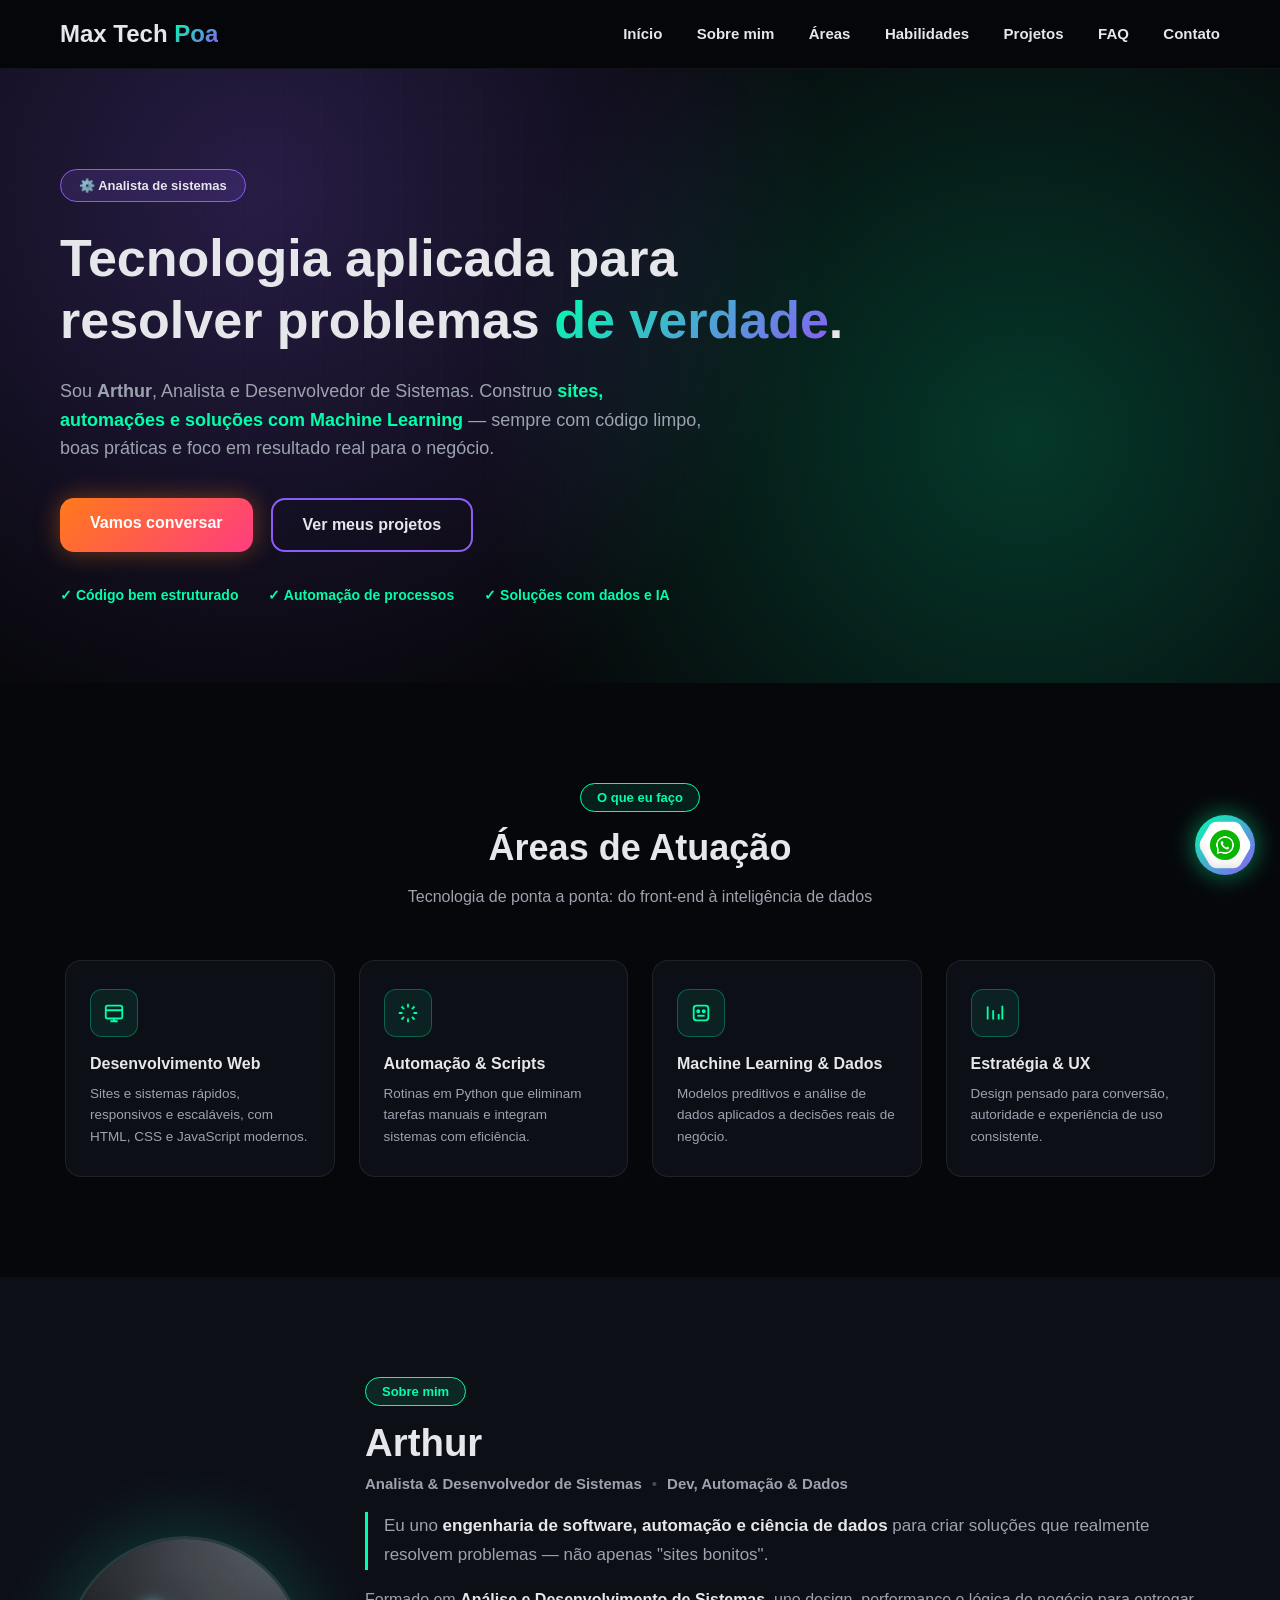
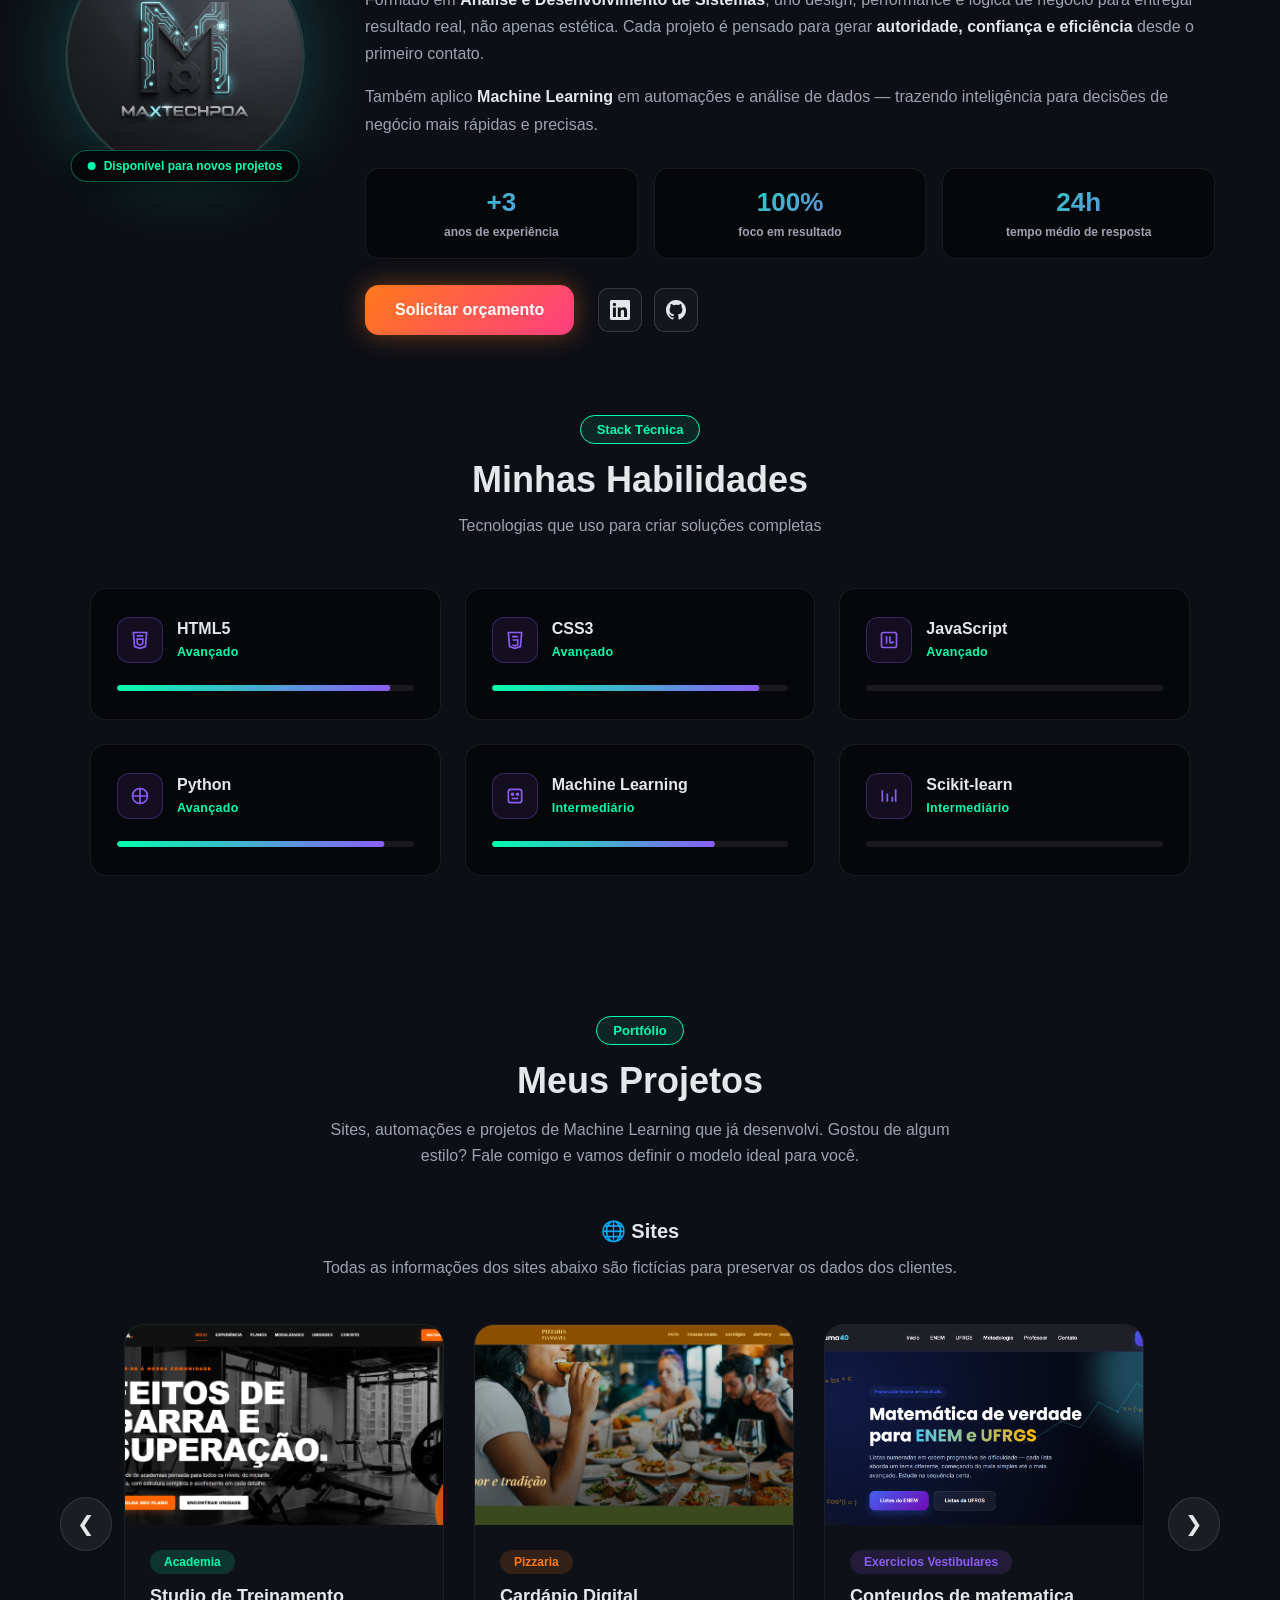
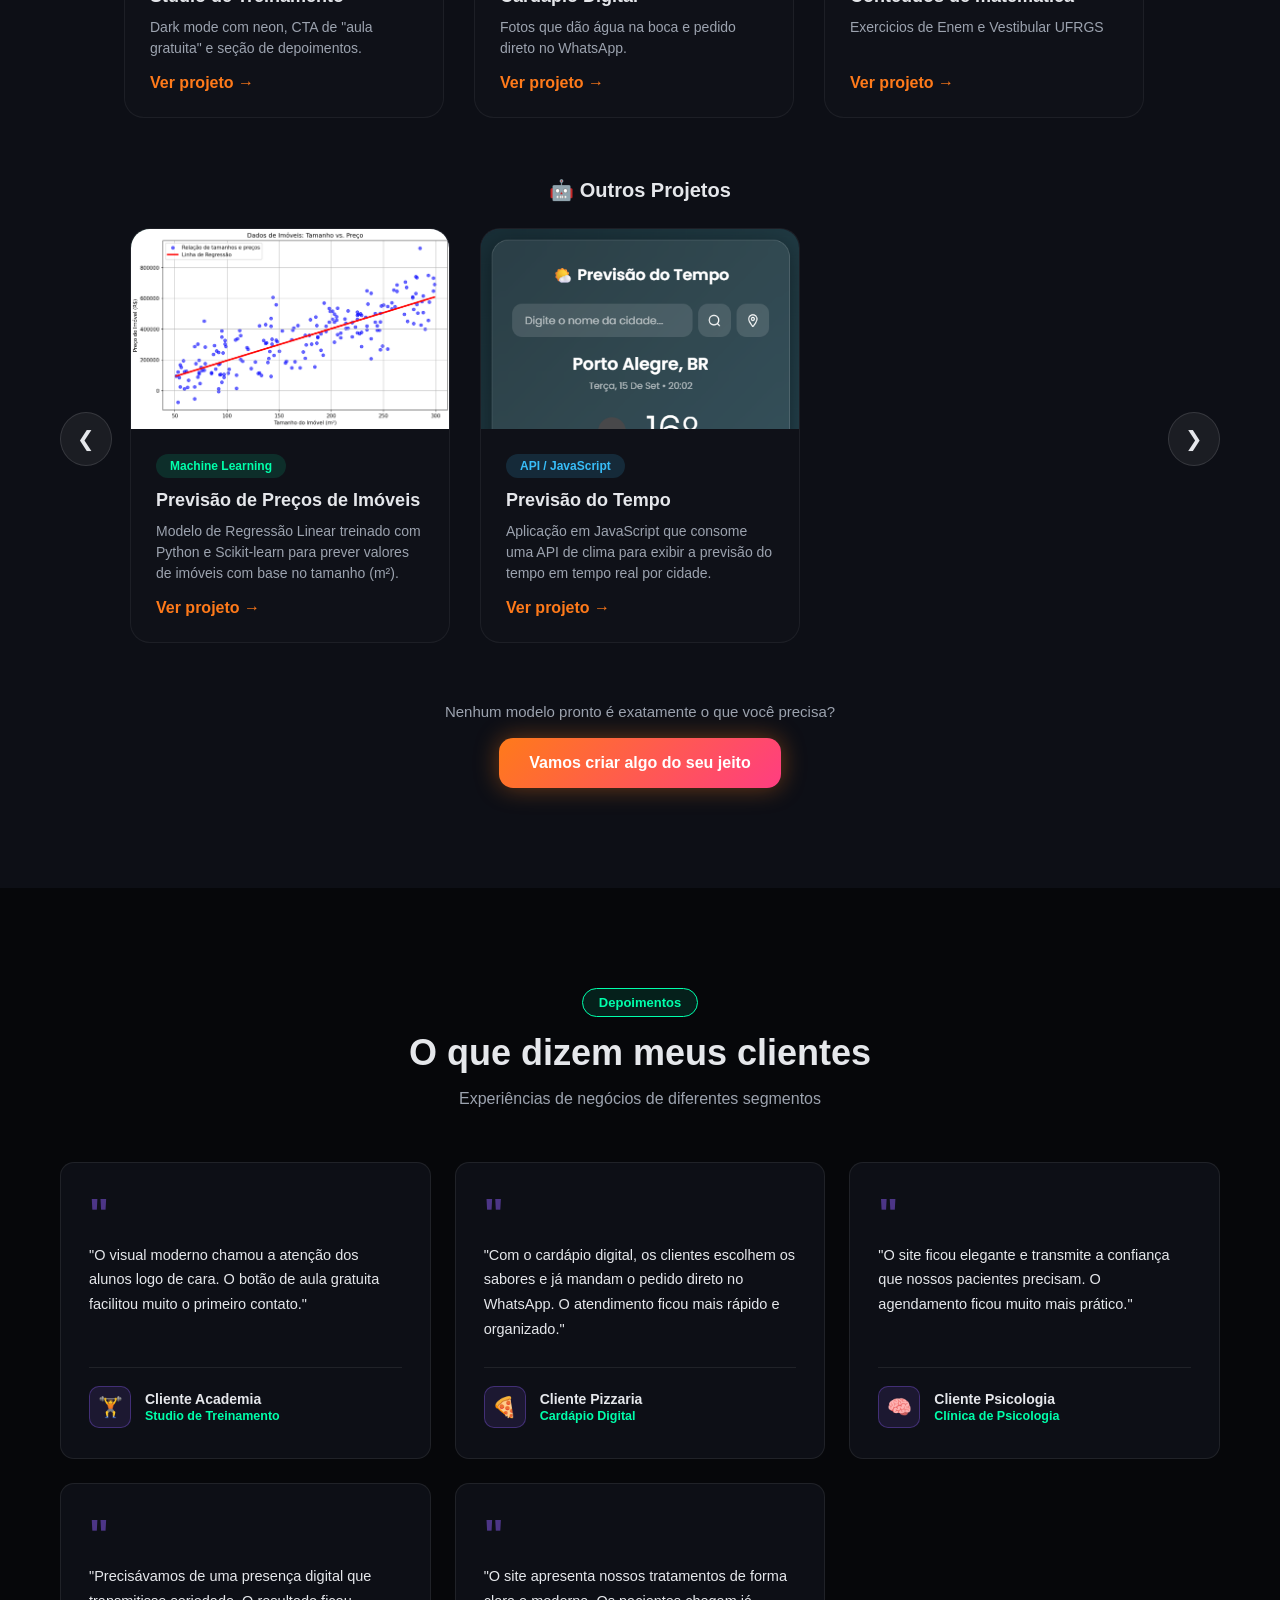
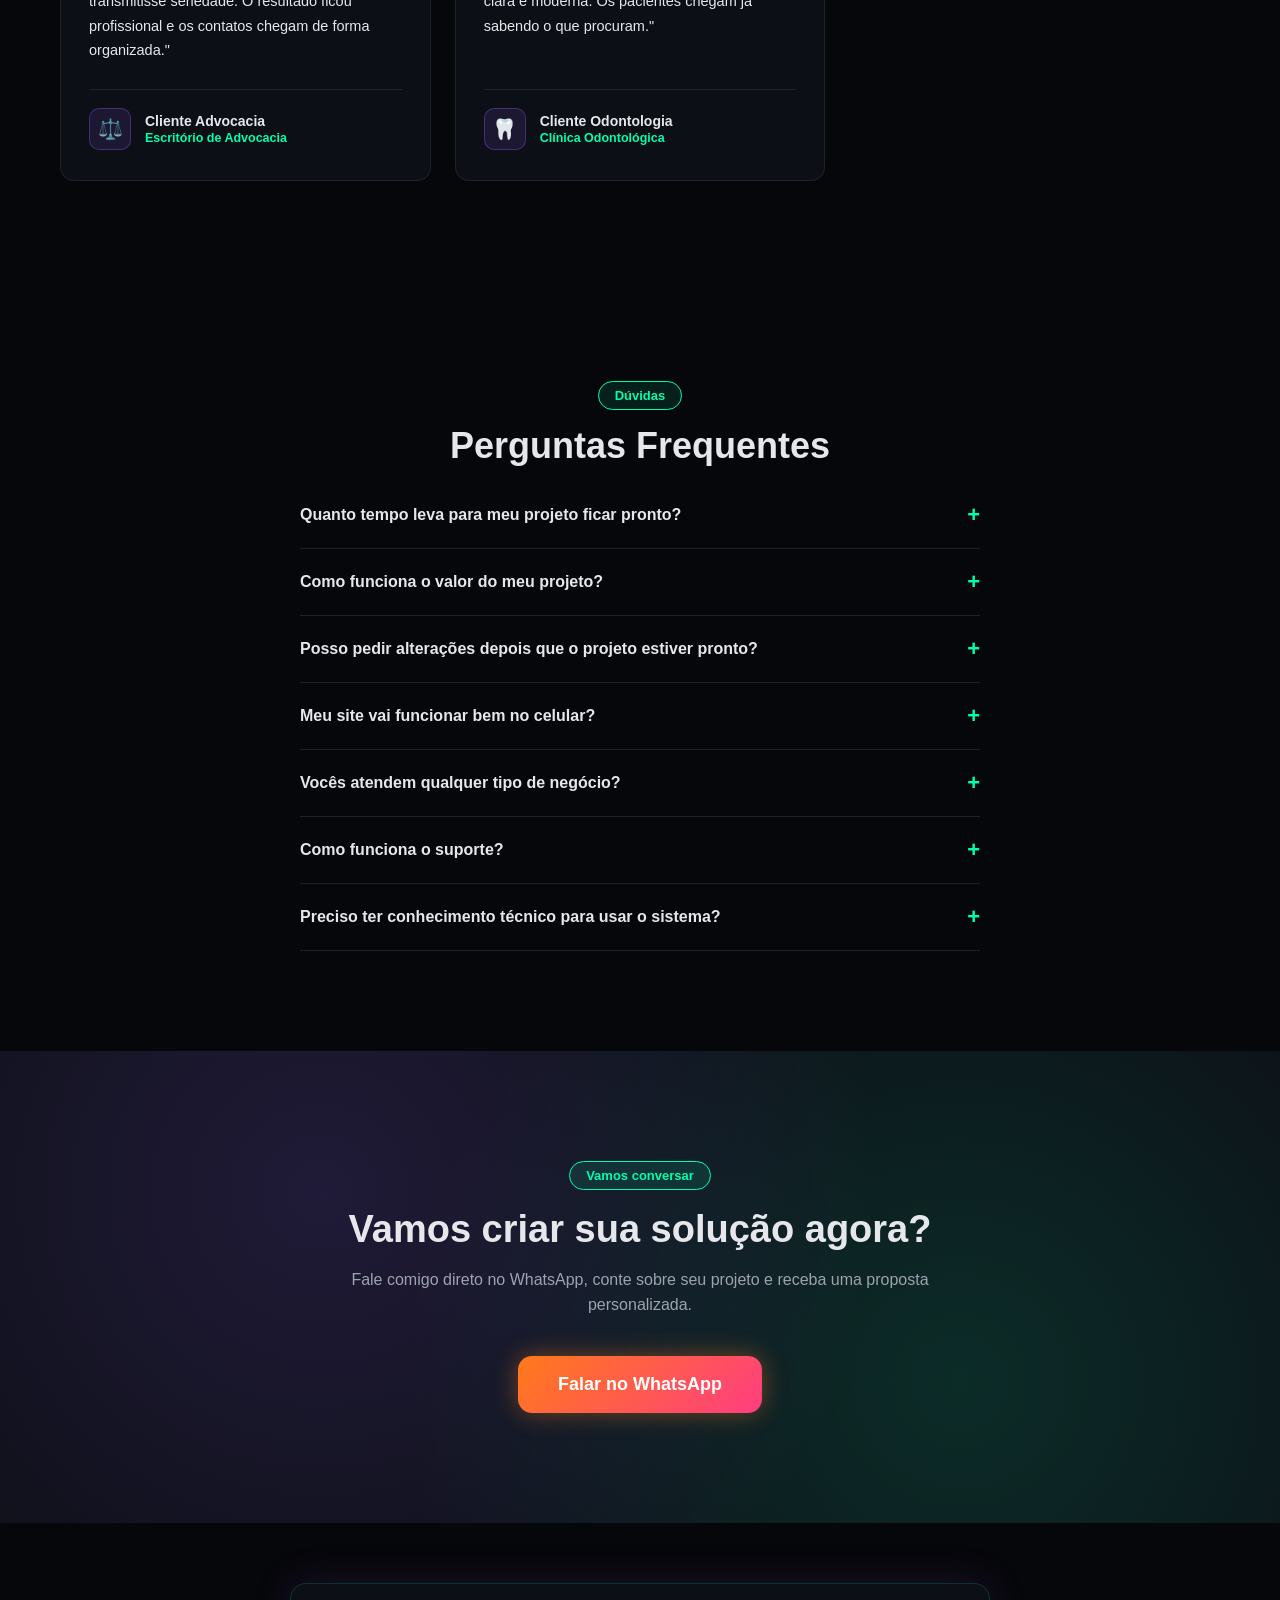
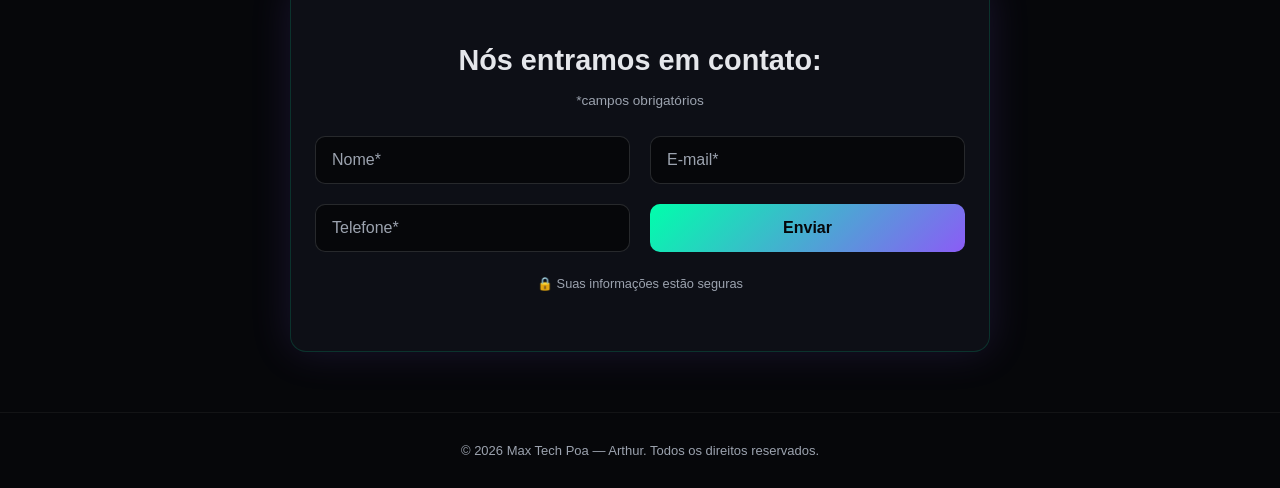
<file: index.html>
<!DOCTYPE html>
<html lang="pt-BR">
<head>
<meta charset="UTF-8">
<meta name="viewport" content="width=device-width, initial-scale=1.0">
<title>Max Tech Poa | Desenvolvedor de Sistemas & Soluções em Tecnologia</title>
<meta name="description" content="Arthur, Analista e Desenvolvedor de Sistemas em Porto Alegre. Criação e melhoria de sites, automações e soluções com Machine Learning.">

<!-- Content Security Policy -->
<meta http-equiv="Content-Security-Policy" content="default-src 'self'; script-src 'self'; style-src 'self' 'unsafe-inline' https://fonts.googleapis.com; font-src https://fonts.gstatic.com; img-src 'self' data:; connect-src 'self' https://formspree.io; frame-ancestors 'none';">
<meta name="referrer" content="strict-origin-when-cross-origin">

<link rel="preconnect" href="https://fonts.googleapis.com">
<link rel="preconnect" href="https://fonts.gstatic.com" crossorigin>
<link href="https://fonts.googleapis.com/css2?family=Poppins:wght@400;600;700;800&display=swap" rel="stylesheet">

<link rel="stylesheet" href="style.css">
<script src="script.js" defer></script>
</head>
<body>

<!-- ===== HEADER ===== -->
<header class="header">
  <div class="logo">Max Tech <span>Poa</span></div>
  <nav class="nav" id="nav">
    <a href="#inicio">Início</a>
    <a href="#sobre">Sobre mim</a>
    <a href="#areas">Áreas</a>
    <a href="#habilidades">Habilidades</a>
    <a href="#projetos">Projetos</a>
    <a href="#faq">FAQ</a>
    <a href="#contato">Contato</a>
  </nav>
  <button class="menu-toggle" id="menuToggle" aria-label="Abrir menu" aria-expanded="false" aria-controls="nav">☰</button>
</header>

<main>

<!-- ===== HERO ===== -->
<section class="hero" id="inicio">
  <div class="hero-bg"></div>
  <div class="hero-grid"></div>
  <div class="hero-content">
    <span class="badge">⚙️ Analista de sistemas</span>
    <h1>Tecnologia aplicada para<br>resolver problemas <span class="grad-text">de verdade</span>.</h1>
    <p class="hero-text">
      Sou <strong>Arthur</strong>, Analista e Desenvolvedor de Sistemas. Construo
      <strong class="highlight">sites, automações e soluções com Machine Learning</strong>
      — sempre com código limpo, boas práticas e foco em resultado real para o negócio.
    </p>
    <div class="hero-buttons">
      <a href="#contato" class="btn btn-primary">Vamos conversar</a>
      <a href="#projetos" class="btn btn-outline">Ver meus projetos</a>
    </div>
    <div class="hero-checks">
      <span>✓ Código bem estruturado</span>
      <span>✓ Automação de processos</span>
      <span>✓ Soluções com dados e IA</span>
    </div>
  </div>
</section>

<!-- ===== ÁREAS DE ATUAÇÃO ===== -->
<section class="areas" id="areas">
  <span class="tag center">O que eu faço</span>
  <h2 class="center">Áreas de Atuação</h2>
  <p class="subtitle center">Tecnologia de ponta a ponta: do front-end à inteligência de dados</p>

  <div class="areas-grid">
    <div class="area-card">
      <div class="area-icon">
        <svg width="22" height="22" viewBox="0 0 24 24" fill="none" stroke="currentColor" stroke-width="2"><rect x="3" y="4" width="18" height="14" rx="2"/><path d="M3 9h18M8 21h8M12 18v3"/></svg>
      </div>
      <h4>Desenvolvimento Web</h4>
      <p>Sites e sistemas rápidos, responsivos e escaláveis, com HTML, CSS e JavaScript modernos.</p>
    </div>

    <div class="area-card">
      <div class="area-icon">
        <svg width="22" height="22" viewBox="0 0 24 24" fill="none" stroke="currentColor" stroke-width="2"><path d="M12 2v4M12 18v4M4.9 4.9l2.8 2.8M16.3 16.3l2.8 2.8M2 12h4M18 12h4M4.9 19.1l2.8-2.8M16.3 7.7l2.8-2.8"/></svg>
      </div>
      <h4>Automação & Scripts</h4>
      <p>Rotinas em Python que eliminam tarefas manuais e integram sistemas com eficiência.</p>
    </div>

    <div class="area-card">
      <div class="area-icon">
        <svg width="22" height="22" viewBox="0 0 24 24" fill="none" stroke="currentColor" stroke-width="2"><rect x="4" y="4" width="16" height="16" rx="3"/><circle cx="9" cy="10" r="1.2" fill="currentColor"/><circle cx="15" cy="10" r="1.2" fill="currentColor"/><path d="M8 15h8"/></svg>
      </div>
      <h4>Machine Learning & Dados</h4>
      <p>Modelos preditivos e análise de dados aplicados a decisões reais de negócio.</p>
    </div>

    <div class="area-card">
      <div class="area-icon">
        <svg width="22" height="22" viewBox="0 0 24 24" fill="none" stroke="currentColor" stroke-width="2"><path d="M4 19V5M10 19V9M16 19v-6M20 19V4"/></svg>
      </div>
      <h4>Estratégia & UX</h4>
      <p>Design pensado para conversão, autoridade e experiência de uso consistente.</p>
    </div>
  </div>
</section>

<!-- ===== SOBRE MIM ===== -->
<section class="sobre" id="sobre">
  <div class="sobre-container">

    <div class="sobre-img">
      <div class="sobre-img-glow"></div>
      <div class="foto-placeholder">
        <img src="imgprincipal/maxtech.webp" alt="Arthur - Desenvolvedor de Sistemas" width="240" height="240" fetchpriority="high">
      </div>
      <span class="status-badge"><span class="status-dot"></span> Disponível para novos projetos</span>
    </div>

    <div class="sobre-texto">
      <span class="tag">Sobre mim</span>
      <h2>Arthur</h2>
      <p class="cargo">Analista &amp; Desenvolvedor de Sistemas <span class="cargo-sep">•</span> Dev, Automação & Dados</p>

      <p class="sobre-lead">
        Eu uno <strong>engenharia de software, automação e ciência de dados</strong> para
        criar soluções que realmente resolvem problemas — não apenas "sites bonitos".
      </p>

      <p>
        Formado em <strong>Análise e Desenvolvimento de Sistemas</strong>, uno
        design, performance e lógica de negócio para entregar resultado real, não
        apenas estética. Cada projeto é pensado para gerar
        <strong>autoridade, confiança e eficiência</strong> desde o primeiro contato.
      </p>
      <p>
        Também aplico <strong>Machine Learning</strong> em automações e análise de
        dados — trazendo inteligência para decisões de negócio mais
        rápidas e precisas.
      </p>

      <div class="sobre-stats">
        <div class="stat-card">
          <strong>+3</strong>
          <span>anos de experiência</span>
        </div>
        <div class="stat-card">
          <strong>100%</strong>
          <span>foco em resultado</span>
        </div>
        <div class="stat-card">
          <strong>24h</strong>
          <span>tempo médio de resposta</span>
        </div>
      </div>

      <div class="sobre-actions">
        <a href="#contato" class="btn btn-primary">Solicitar orçamento</a>

        <div class="sobre-social">
          <a href="https://www.linkedin.com/in/arthur-max-45430926a/" target="_blank" rel="noopener noreferrer" class="social-btn" aria-label="LinkedIn">
            <svg viewBox="0 0 24 24" fill="currentColor" width="20" height="20">
              <path d="M20.447 20.452h-3.554v-5.569c0-1.328-.027-3.037-1.852-3.037-1.853 0-2.136 1.445-2.136 2.939v5.667H9.351V9h3.414v1.561h.046c.477-.9 1.637-1.850 3.370-1.850 3.601 0 4.267 2.370 4.267 5.455v6.286zM5.337 7.433a2.062 2.062 0 1 1 0-4.124 2.062 2.062 0 0 1 0 4.124zM7.114 20.452H3.56V9h3.554v11.452zM22.225 0H1.771C.792 0 0 .774 0 1.729v20.542C0 23.227.792 24 1.771 24h20.451C23.2 24 24 23.227 24 22.271V1.729C24 .774 23.2 0 22.222 0h.003z"/>
            </svg>
          </a>
          <a href="https://github.com/Arthurmax9" target="_blank" rel="noopener noreferrer" class="social-btn" aria-label="GitHub">
            <svg viewBox="0 0 24 24" fill="currentColor" width="20" height="20">
              <path d="M12 0C5.37 0 0 5.37 0 12c0 5.302 3.438 9.8 8.207 11.387.6.11.793-.26.793-.577 0-.286-.01-1.04-.016-2.04-3.338.726-4.042-1.61-4.042-1.61-.546-1.387-1.333-1.756-1.333-1.756-1.09-.745.083-.73.083-.73 1.205.085 1.84 1.237 1.84 1.237 1.07 1.834 2.81 1.304 3.494.997.108-.775.42-1.305.763-1.605-2.665-.303-5.466-1.332-5.466-5.93 0-1.31.468-2.382 1.235-3.222-.123-.303-.535-1.523.117-3.176 0 0 1.008-.322 3.302 1.23a11.5 11.5 0 0 1 3.003-.404c1.02.005 2.047.138 3.003.404 2.293-1.552 3.3-1.23 3.3-1.23.653 1.653.241 2.873.118 3.176.77.84 1.233 1.912 1.233 3.222 0 4.61-2.807 5.624-5.48 5.92.43.372.814 1.103.814 2.222 0 1.606-.014 2.898-.014 3.293 0 .32.192.694.8.576C20.565 21.795 24 17.298 24 12c0-6.63-5.373-12-12-12z"/>
            </svg>
          </a>
        </div>
      </div>

    </div>
  </div>
</section>

<!-- ===== HABILIDADES ===== -->
<section class="skills" id="habilidades">
  <div class="skills-head">
    <span class="tag center">Stack Técnica</span>
    <h2 class="center">Minhas Habilidades</h2>
    <p class="subtitle center">Tecnologias que uso para criar soluções completas</p>
  </div>

  <div class="skills-grid">
    <div class="skill-card">
      <div class="skill-top">
        <div class="skill-icon">
          <svg width="20" height="20" viewBox="0 0 24 24" fill="none" stroke="currentColor" stroke-width="2"><path d="M4 3h16l-1.5 17L12 22l-6.5-2L4 3z"/><path d="M8 7h8M8.5 11h7l-.3 5.5L12 18l-3.2-1.5L8.5 11z"/></svg>
        </div>
        <div>
          <h4>HTML5</h4>
          <span class="skill-level">Avançado</span>
        </div>
      </div>
      <div class="skill-bar"><div class="skill-fill" data-percent="92"></div></div>
    </div>

    <div class="skill-card">
      <div class="skill-top">
        <div class="skill-icon">
          <svg width="20" height="20" viewBox="0 0 24 24" fill="none" stroke="currentColor" stroke-width="2"><path d="M4 3h16l-1.5 17L12 22l-6.5-2L4 3z"/><path d="M8.5 8h7M9 12h6.5l-.4 6-3.1 1-3.1-1"/></svg>
        </div>
        <div>
          <h4>CSS3</h4>
          <span class="skill-level">Avançado</span>
        </div>
      </div>
      <div class="skill-bar"><div class="skill-fill" data-percent="90"></div></div>
    </div>

    <div class="skill-card">
      <div class="skill-top">
        <div class="skill-icon">
          <svg width="20" height="20" viewBox="0 0 24 24" fill="none" stroke="currentColor" stroke-width="2"><rect x="3" y="3" width="18" height="18" rx="2"/><path d="M9 16.5v-9M13 7.5v6a2 2 0 1 0 4 0"/></svg>
        </div>
        <div>
          <h4>JavaScript</h4>
          <span class="skill-level">Avançado</span>
        </div>
      </div>
      <div class="skill-bar"><div class="skill-fill" data-percent="88"></div></div>
    </div>

    <div class="skill-card">
      <div class="skill-top">
        <div class="skill-icon">
          <svg width="20" height="20" viewBox="0 0 24 24" fill="none" stroke="currentColor" stroke-width="2"><circle cx="12" cy="12" r="9"/><path d="M12 3v18M3 12h18"/></svg>
        </div>
        <div>
          <h4>Python</h4>
          <span class="skill-level">Avançado</span>
        </div>
      </div>
      <div class="skill-bar"><div class="skill-fill" data-percent="90"></div></div>
    </div>

    <div class="skill-card">
      <div class="skill-top">
        <div class="skill-icon">
          <svg width="20" height="20" viewBox="0 0 24 24" fill="none" stroke="currentColor" stroke-width="2"><rect x="4" y="4" width="16" height="16" rx="3"/><circle cx="9" cy="10" r="1.2" fill="currentColor"/><circle cx="15" cy="10" r="1.2" fill="currentColor"/><path d="M8 15h8"/></svg>
        </div>
        <div>
          <h4>Machine Learning</h4>
          <span class="skill-level">Intermediário</span>
        </div>
      </div>
      <div class="skill-bar"><div class="skill-fill" data-percent="75"></div></div>
    </div>

    <div class="skill-card">
      <div class="skill-top">
        <div class="skill-icon">
          <svg width="20" height="20" viewBox="0 0 24 24" fill="none" stroke="currentColor" stroke-width="2"><path d="M4 19V5M10 19V9M16 19v-6M20 19V4"/></svg>
        </div>
        <div>
          <h4>Scikit-learn</h4>
          <span class="skill-level">Intermediário</span>
        </div>
      </div>
      <div class="skill-bar"><div class="skill-fill" data-percent="72"></div></div>
    </div>
  </div>
</section>

<!-- ===== PROJETOS (CARROSSEL) ===== -->
<section class="projetos" id="projetos">
  <span class="tag center">Portfólio</span>
  <h2 class="center">Meus Projetos</h2>
  <p class="subtitle center">
    Sites, automações e projetos de Machine Learning que já desenvolvi.
    Gostou de algum estilo? Fale comigo e vamos definir o modelo ideal para você.
  </p>

  <!-- ===== CARROSSEL 1: SITES ===== -->
  <h3 class="subtitulo-carrossel">🌐 Sites</h3>
  <p class="subtitle center aviso-ficticio">
    Todas as informações dos sites abaixo são fictícias para preservar os dados dos clientes.
  </p>

  <div class="carrossel-wrapper">
    <button class="seta seta-esq" id="setaEsqSites" aria-label="Anterior">&#10094;</button>

    <div class="carrossel" id="carrosselSites">

      <div class="card-projeto">
        <div class="card-banner banner-green">
          <img src="imgprincipal/academiaimg.webp" alt="Site de academia" width="320" height="200" loading="lazy">
        </div>
        <div class="card-body">
          <span class="pill pill-green">Academia</span>
          <h3>Studio de Treinamento</h3>
          <p>Dark mode com neon, CTA de "aula gratuita" e seção de depoimentos.</p>
          <a href="academia/index.html" class="link-cta">Ver projeto →</a>
        </div>
      </div>

      <div class="card-projeto">
        <div class="card-banner banner-orange">
          <img src="imgprincipal/img-pizzaria.webp" alt="Site de pizzaria" width="320" height="200" loading="lazy">
        </div>
        <div class="card-body">
          <span class="pill pill-orange">Pizzaria</span>
          <h3>Cardápio Digital</h3>
          <p>Fotos que dão água na boca e pedido direto no WhatsApp.</p>
          <a href="pizaria/index.html" class="link-cta">Ver projeto →</a>
        </div>
      </div>

      <div class="card-projeto">
        <div class="card-banner banner-purple">
          <img src="matematica/programa40.png" alt="matematica" width="320" height="200" loading="lazy">
        </div>
        <div class="card-body">
          <span class="pill pill-purple">Exercicios Vestibulares</span>
          <h3>Conteudos de matematica</h3>
          <p>Exercicios de Enem e Vestibular UFRGS</p>
          <a href="matematica/index.html" class="link-cta">Ver projeto →</a>
        </div>
      </div>

      <div class="card-projeto">
        <div class="card-banner banner-purple">
          <img src="clinica/img/imagemclinica.webp" alt="Site de clínica de psicologia" width="320" height="200" loading="lazy">
        </div>
        <div class="card-body">
          <span class="pill pill-purple">Psicologia</span>
          <h3>Clínica de Psicologia</h3>
          <p>Visual clean, elegante, com agendamento facilitado.</p>
          <a href="clinica/index.html" class="link-cta">Ver projeto →</a>
        </div>
      </div>

      <div class="card-projeto">
        <div class="card-banner banner-purple">
          <img src="advocacia/img/imgadovacia.webp" alt="Site de escritório de advocacia" width="320" height="200" loading="lazy">
        </div>
        <div class="card-body">
          <span class="pill pill-purple">Advocacia</span>
          <h3>Escritório de Advocacia</h3>
          <p>Visual sóbrio e profissional, focado em autoridade e captação de clientes.</p>
          <a href="advocacia/index.html" class="link-cta">Ver projeto →</a>
        </div>
      </div>

      <div class="card-projeto">
        <div class="card-banner banner-purple">
          <img src="dentista/img/clinicadentaria.webp.png" alt="Site de clínica odontológica" width="320" height="200" loading="lazy">
        </div>
        <div class="card-body">
          <span class="pill pill-purple">Odontologia</span>
          <h3>Clínica Odontológica</h3>
          <p>Layout claro e moderno, com destaque para tratamentos e agendamento.</p>
          <a href="dentista/index.html" class="link-cta">Ver projeto →</a>
        </div>
      </div>

      <!-- Adicione novos SITES aqui, seguindo o mesmo padrão de .card-projeto -->

    </div>

    <button class="seta seta-dir" id="setaDirSites" aria-label="Próximo">&#10095;</button>
  </div>

  <!-- ===== CARROSSEL 2: OUTROS PROJETOS ===== -->
  <h3 class="subtitulo-carrossel">🤖 Outros Projetos</h3>

  <div class="carrossel-wrapper">
    <button class="seta seta-esq" id="setaEsqOutros" aria-label="Anterior">&#10094;</button>

    <div class="carrossel" id="carrosselOutros">

      <div class="card-projeto">
        <div class="card-banner banner-ml">
          <img src="mlimoveis/previsao-imoveis.webp" alt="Previsão de preços com Machine Learning" width="320" height="200" loading="lazy">
        </div>
        <div class="card-body">
          <span class="pill pill-ml">Machine Learning</span>
          <h3>Previsão de Preços de Imóveis</h3>
          <p>Modelo de Regressão Linear treinado com Python e Scikit-learn para prever valores de imóveis com base no tamanho (m²).</p>
          <a href="mlimoveis/index.html" class="link-cta">Ver projeto →</a>
        </div>
      </div>

      <div class="card-projeto">
        <div class="card-banner banner-weather">
          <img src="tempojs-main/img/imgtempo.webp" alt="Previsão do tempo" width="320" height="200" loading="lazy">
        </div>
        <div class="card-body">
          <span class="pill pill-weather">API / JavaScript</span>
          <h3>Previsão do Tempo</h3>
          <p>Aplicação em JavaScript que consome uma API de clima para exibir a previsão do tempo em tempo real por cidade.</p>
          <a href="tempojs-main/index.html" class="link-cta">Ver projeto →</a>
        </div>
      </div>

      <!-- Adicione novos OUTROS PROJETOS aqui (automações, bots, IA, etc) -->

    </div>

    <button class="seta seta-dir" id="setaDirOutros" aria-label="Próximo">&#10095;</button>
  </div>

  <div class="contato-projeto-cta">
    <p>Nenhum modelo pronto é exatamente o que você precisa?</p>
    <a href="#contato" class="btn btn-primary">Vamos criar algo do seu jeito</a>
  </div>
</section>

<!-- ===== DEPOIMENTOS ===== -->
<section class="depoimentos" id="depoimentos">
  <div class="skills-head">
    <span class="tag center">Depoimentos</span>
    <h2 class="center">O que dizem meus clientes</h2>
    <p class="subtitle center">Experiências de negócios de diferentes segmentos</p>
  </div>

  <div class="depo-grid">
    <div class="depo-card">
      <div class="depo-quote">"</div>
      <p>"O visual moderno chamou a atenção dos alunos logo de cara. O botão de aula gratuita facilitou muito o primeiro contato."</p>
      <div class="depo-autor">
        <div class="depo-avatar">🏋️</div>
        <div>
          <span class="depo-nome">Cliente Academia</span>
          <span class="depo-cargo">Studio de Treinamento</span>
        </div>
      </div>
    </div>

    <div class="depo-card">
      <div class="depo-quote">"</div>
      <p>"Com o cardápio digital, os clientes escolhem os sabores e já mandam o pedido direto no WhatsApp. O atendimento ficou mais rápido e organizado."</p>
      <div class="depo-autor">
        <div class="depo-avatar">🍕</div>
        <div>
          <span class="depo-nome">Cliente Pizzaria</span>
          <span class="depo-cargo">Cardápio Digital</span>
        </div>
      </div>
    </div>

    <div class="depo-card">
      <div class="depo-quote">"</div>
      <p>"O site ficou elegante e transmite a confiança que nossos pacientes precisam. O agendamento ficou muito mais prático."</p>
      <div class="depo-autor">
        <div class="depo-avatar">🧠</div>
        <div>
          <span class="depo-nome">Cliente Psicologia</span>
          <span class="depo-cargo">Clínica de Psicologia</span>
        </div>
      </div>
    </div>

    <div class="depo-card">
      <div class="depo-quote">"</div>
      <p>"Precisávamos de uma presença digital que transmitisse seriedade. O resultado ficou profissional e os contatos chegam de forma organizada."</p>
      <div class="depo-autor">
        <div class="depo-avatar">⚖️</div>
        <div>
          <span class="depo-nome">Cliente Advocacia</span>
          <span class="depo-cargo">Escritório de Advocacia</span>
        </div>
      </div>
    </div>

    <div class="depo-card">
      <div class="depo-quote">"</div>
      <p>"O site apresenta nossos tratamentos de forma clara e moderna. Os pacientes chegam já sabendo o que procuram."</p>
      <div class="depo-autor">
        <div class="depo-avatar">🦷</div>
        <div>
          <span class="depo-nome">Cliente Odontologia</span>
          <span class="depo-cargo">Clínica Odontológica</span>
        </div>
      </div>
    </div>
  </div>
</section>

<!-- ===== FAQ ===== -->
<section class="faq" id="faq">
  <span class="tag center">Dúvidas</span>
  <h2 class="center">Perguntas Frequentes</h2>

  <div class="faq-list">
    <div class="faq-item">
      <button class="faq-question">Quanto tempo leva para meu projeto ficar pronto? <span class="faq-icon">+</span></button>
      <div class="faq-answer"><p>Em média, de 5 a 10 dias úteis, dependendo da complexidade e da rapidez no envio dos conteúdos.</p></div>
    </div>
    <div class="faq-item">
      <button class="faq-question">Como funciona o valor do meu projeto? <span class="faq-icon">+</span></button>
      <div class="faq-answer"><p>Cada projeto é único. Depois de entender o que você precisa, envio uma proposta personalizada com valores e condições de pagamento.</p></div>
    </div>
    <div class="faq-item">
      <button class="faq-question">Posso pedir alterações depois que o projeto estiver pronto? <span class="faq-icon">+</span></button>
      <div class="faq-answer"><p>Sim. Ajustes e manutenção também são combinados de acordo com a necessidade do seu negócio.</p></div>
    </div>
    <div class="faq-item">
      <button class="faq-question">Meu site vai funcionar bem no celular? <span class="faq-icon">+</span></button>
      <div class="faq-answer"><p>Sim, todos os projetos são 100% responsivos, adaptando-se a celulares, tablets e desktops.</p></div>
    </div>
    <div class="faq-item">
      <button class="faq-question">Vocês atendem qualquer tipo de negócio? <span class="faq-icon">+</span></button>
      <div class="faq-answer"><p>Sim! Já desenvolvi soluções para academias, pizzarias, clínicas de psicologia, clínicas odontológicas, escritórios de advocacia e outros segmentos.</p></div>
    </div>
    <div class="faq-item">
      <button class="faq-question">Como funciona o suporte? <span class="faq-icon">+</span></button>
      <div class="faq-answer"><p>Você tem acesso direto via WhatsApp para dúvidas, ajustes e correções, conforme combinado no seu projeto.</p></div>
    </div>
    <div class="faq-item">
      <button class="faq-question">Preciso ter conhecimento técnico para usar o sistema? <span class="faq-icon">+</span></button>
      <div class="faq-answer"><p>Não. Eu cuido de toda a parte técnica. Você só precisa me enviar o conteúdo e aprovar o resultado final.</p></div>
    </div>
  </div>
</section>

<!-- ===== CONTATO ===== -->
<section class="contato" id="contato">
  <div class="contato-box">
    <span class="tag center">Vamos conversar</span>
    <h2 class="center">Vamos criar sua solução agora?</h2>
    <p class="center">Fale comigo direto no WhatsApp, conte sobre seu projeto e receba uma proposta personalizada.</p>
    <a href="https://wa.me/5551993776060" target="_blank" rel="noopener noreferrer" class="btn btn-primary btn-lg">Falar no WhatsApp</a>
  </div>
</section>

<section class="newsletter">
  <h2 class="newsletter-title">Nós entramos em contato:</h2>
  <p class="newsletter-obs">*campos obrigatórios</p>
  <form class="newsletter-form" action="https://formspree.io/f/xwlkrylg" method="POST">
    <input type="text" name="nome" placeholder="Nome*" autocomplete="name" required>
    <input type="email" name="email" placeholder="E-mail*" autocomplete="email" required>
    <input type="tel" name="telefone" placeholder="Telefone*" autocomplete="tel" required>

    <!-- Honeypot anti-spam -->
    <input type="text" name="_gotcha" class="honeypot" tabindex="-1" autocomplete="off" aria-hidden="true">

    <button type="submit" class="btn btn-dark">Enviar</button>
  </form>
  <p class="newsletter-safe">Suas informações estão seguras</p>
</section>

</main>

<!-- ===== FOOTER ===== -->
<footer class="footer">
  <p>© 2026 Max Tech Poa — Arthur. Todos os direitos reservados.</p>
</footer>

<!-- WhatsApp flutuante -->
<a href="https://wa.me/5551993776060" target="_blank" rel="noopener noreferrer" class="whatsapp-float" aria-label="Falar no WhatsApp">
  <img src="imgprincipal/wpp.webp" alt="WhatsApp" width="60" height="60" loading="lazy">
</a>

</body>
</html>
</file>
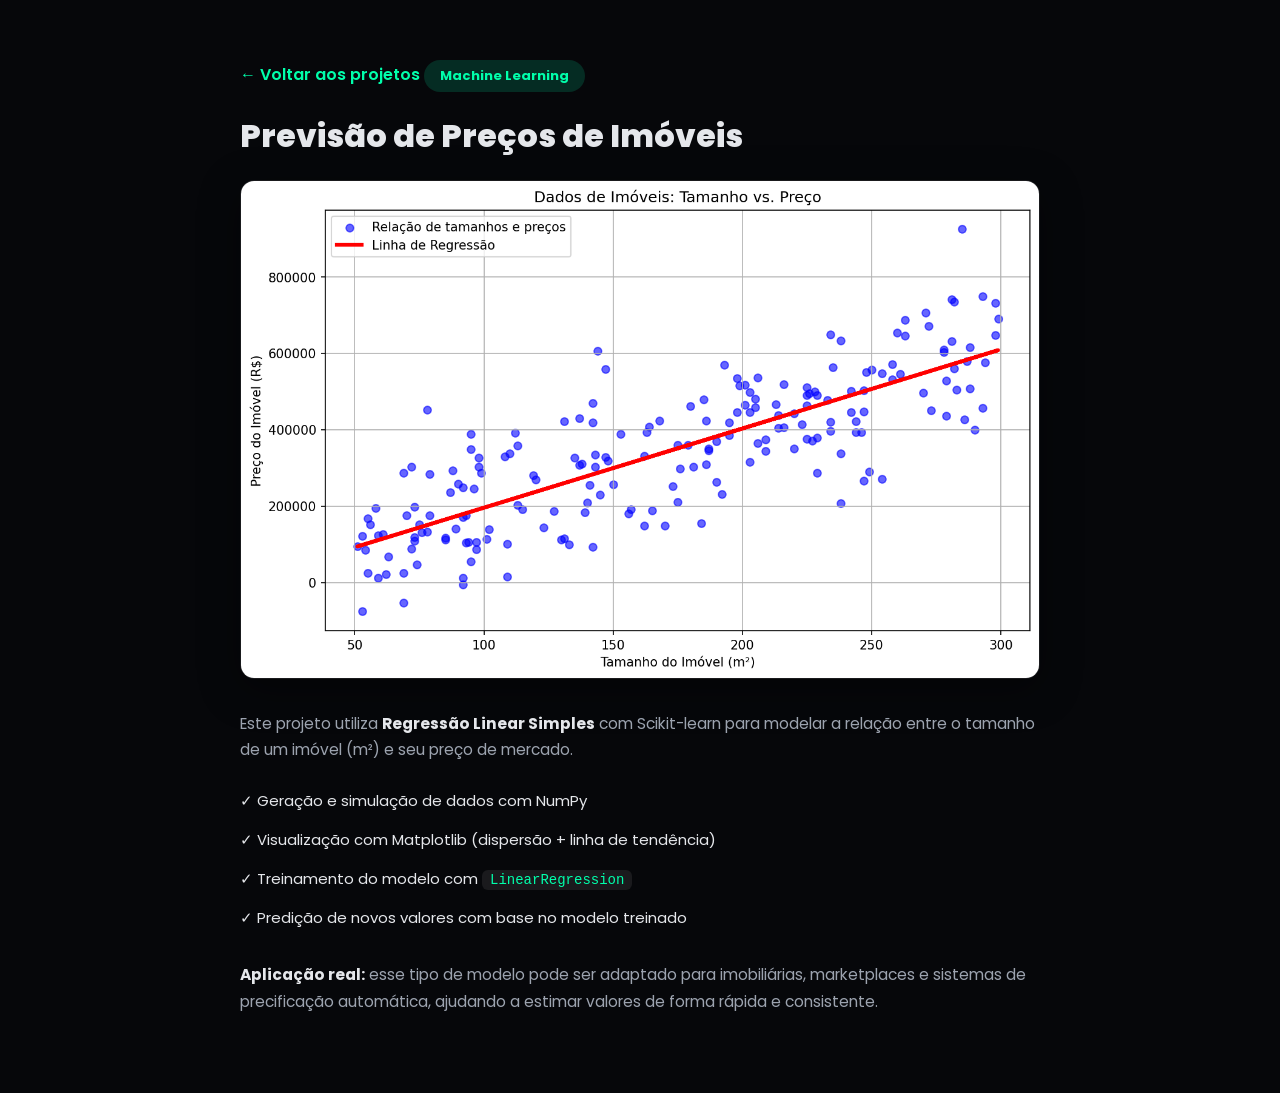
<file: mlimoveis/index.html>
<!DOCTYPE html>
<html lang="pt-BR">
<head>
<meta charset="UTF-8">
<meta name="viewport" content="width=device-width, initial-scale=1.0">
<title>Previsão de Preços de Imóveis | Max Code</title>
<link rel="preconnect" href="https://fonts.googleapis.com">
<link href="https://fonts.googleapis.com/css2?family=Poppins:wght@400;600;700;800&display=swap" rel="stylesheet">
<link rel="stylesheet" href="style.css">
</head>
<body>

  <div class="container">
    <a href="../index.html#projetos" class="voltar">← Voltar aos projetos</a>

    <span class="pill">Machine Learning</span>
    <h1>Previsão de Preços de Imóveis</h1>

    <img src="previsao-imoveis.webp" alt="Gráfico de regressão linear: tamanho vs preço do imóvel">

    <p>
      Este projeto utiliza <strong>Regressão Linear Simples</strong> com
      Scikit-learn para modelar a relação entre o tamanho de um imóvel (m²)
      e seu preço de mercado.
    </p>

    <ul>
      <li>✓ Geração e simulação de dados com NumPy</li>
      <li>✓ Visualização com Matplotlib (dispersão + linha de tendência)</li>
      <li>✓ Treinamento do modelo com <code>LinearRegression</code></li>
      <li>✓ Predição de novos valores com base no modelo treinado</li>
    </ul>

    <p>
      <strong>Aplicação real:</strong> esse tipo de modelo pode ser adaptado
      para imobiliárias, marketplaces e sistemas de precificação automática,
      ajudando a estimar valores de forma rápida e consistente.
    </p>
  </div>

</body>
</html>
</file>
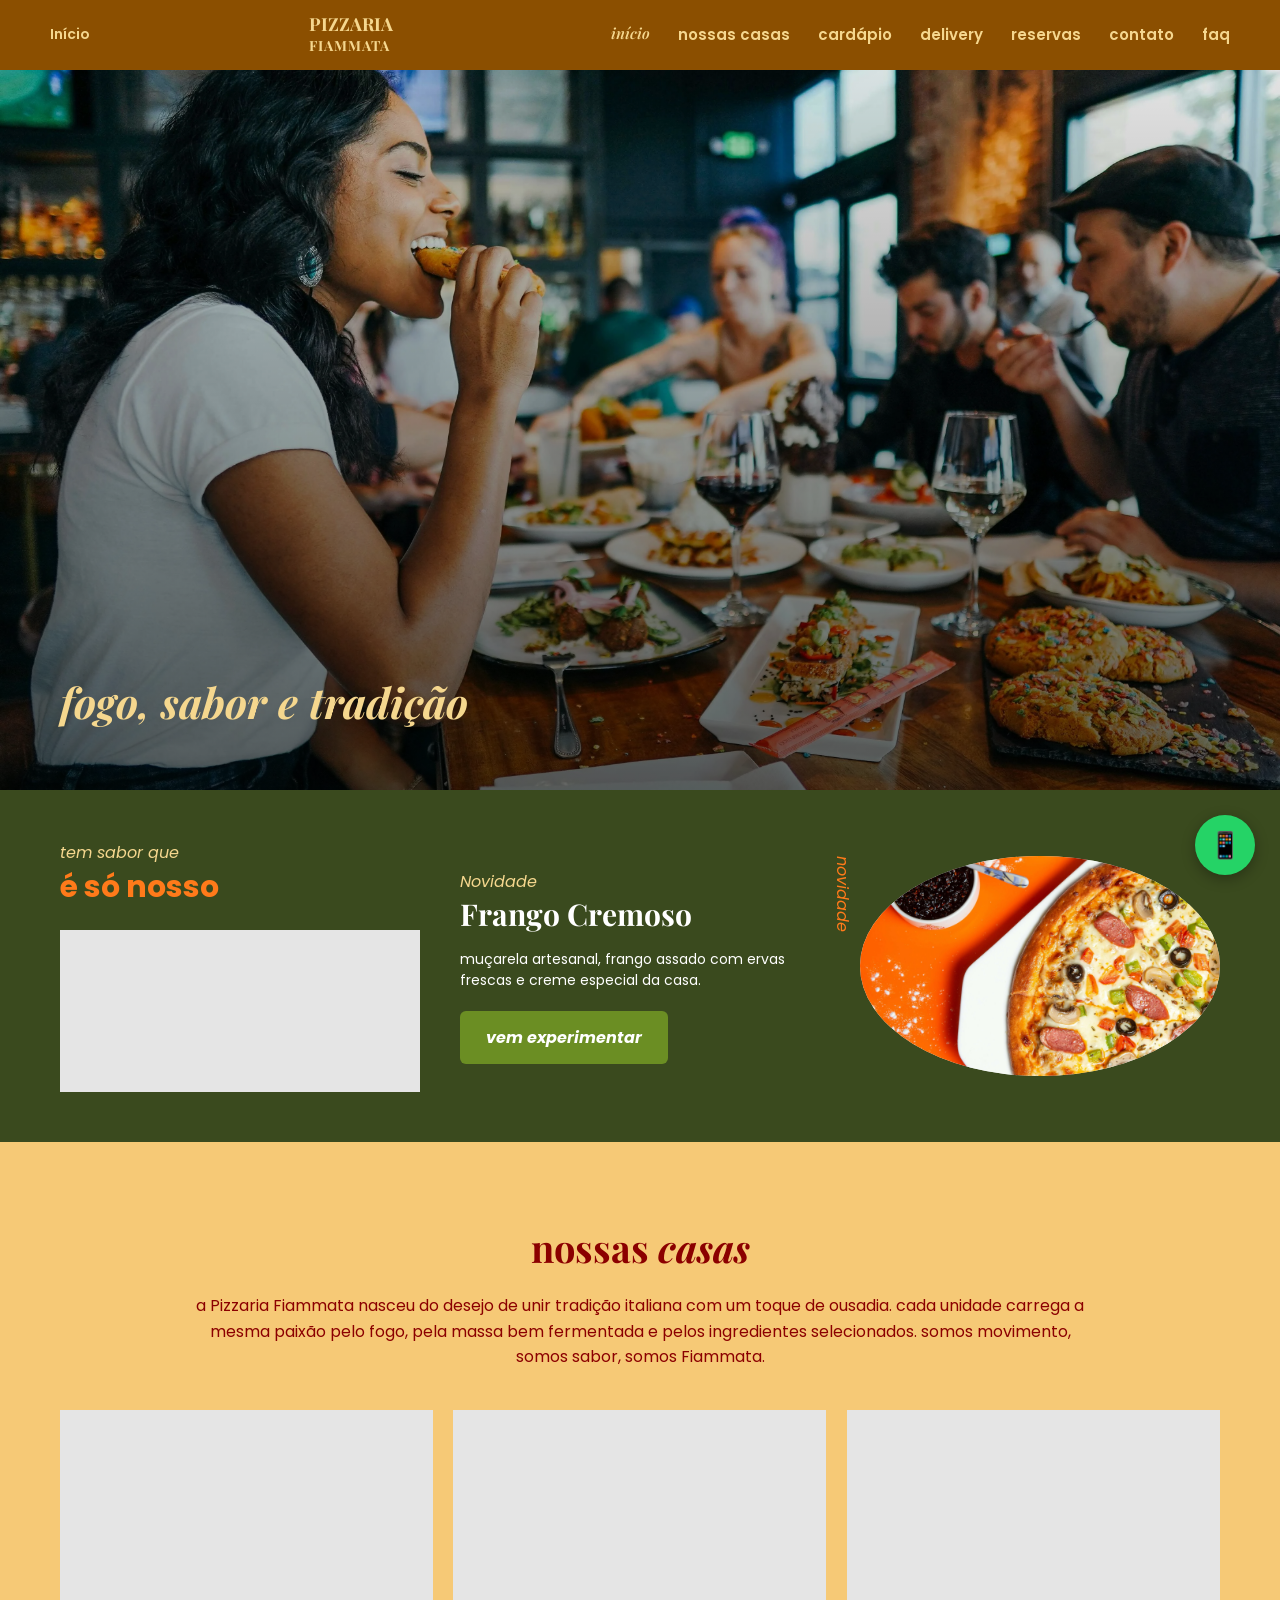
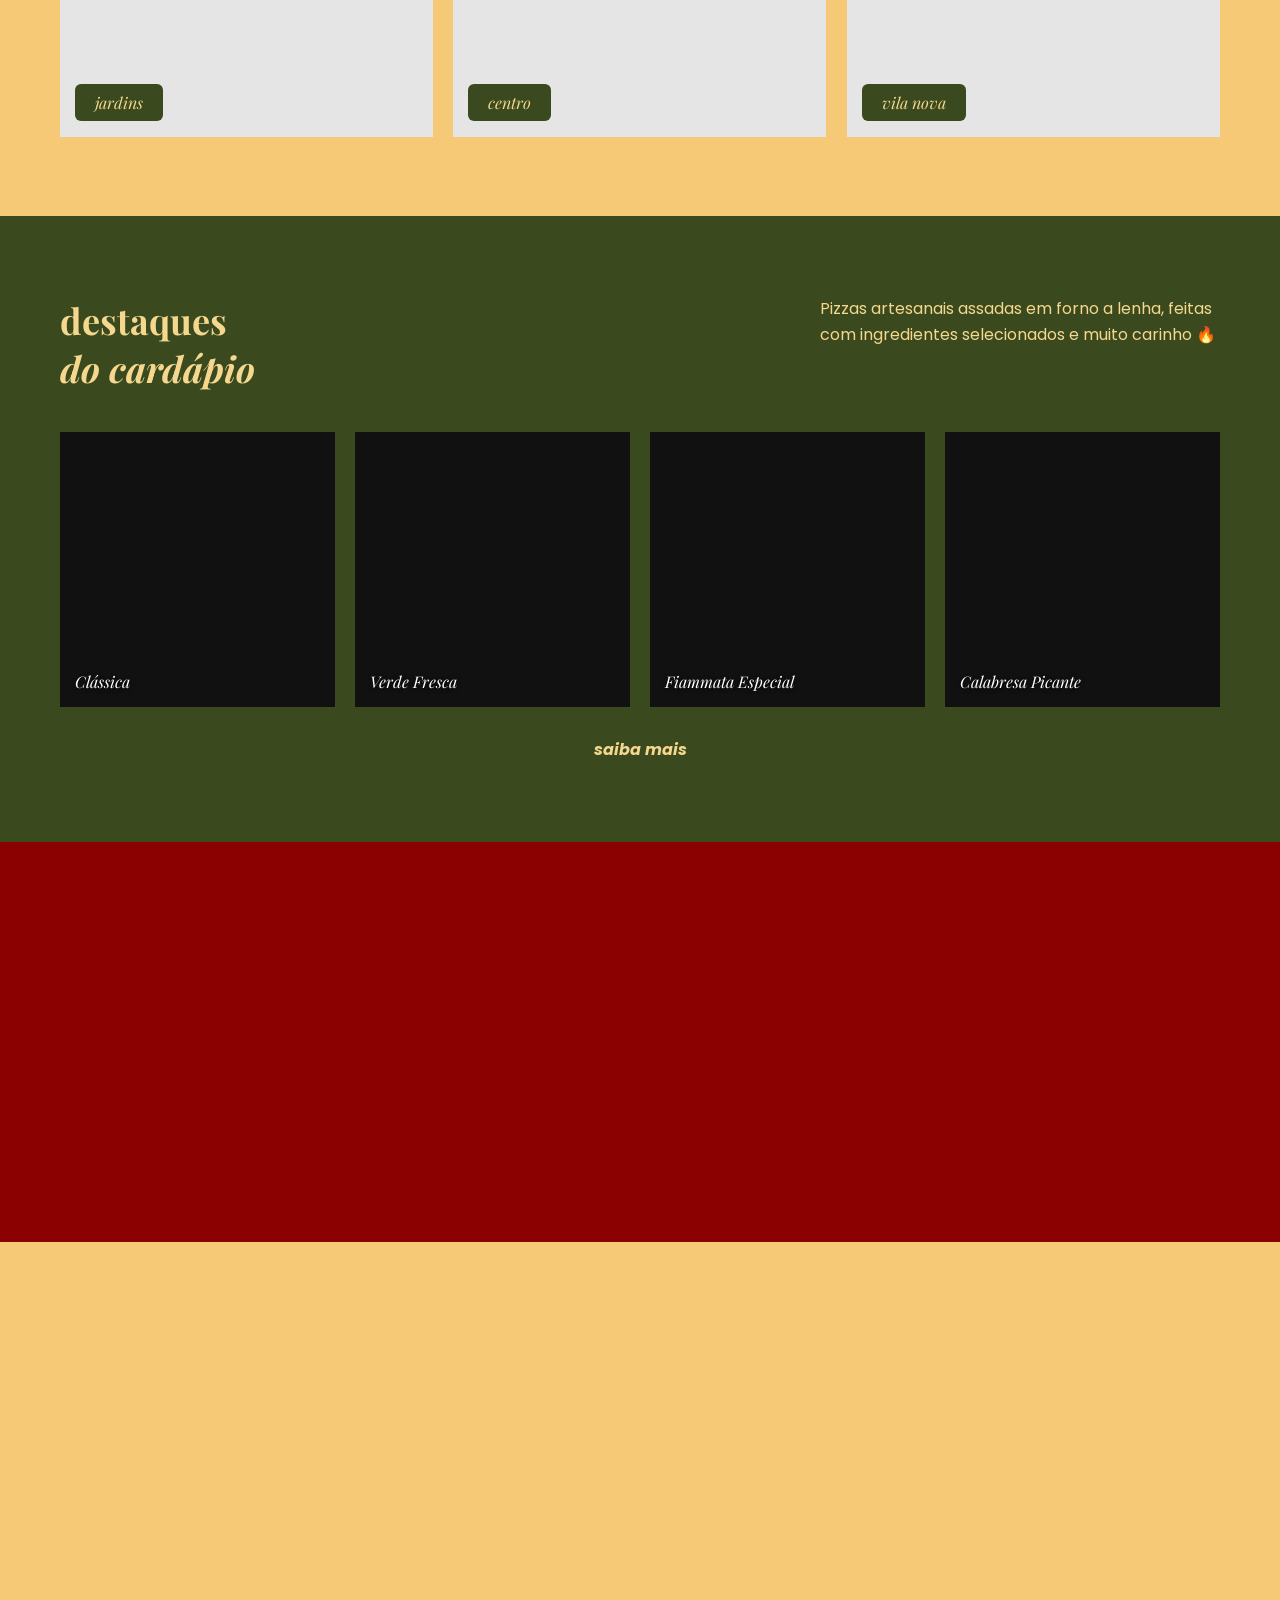
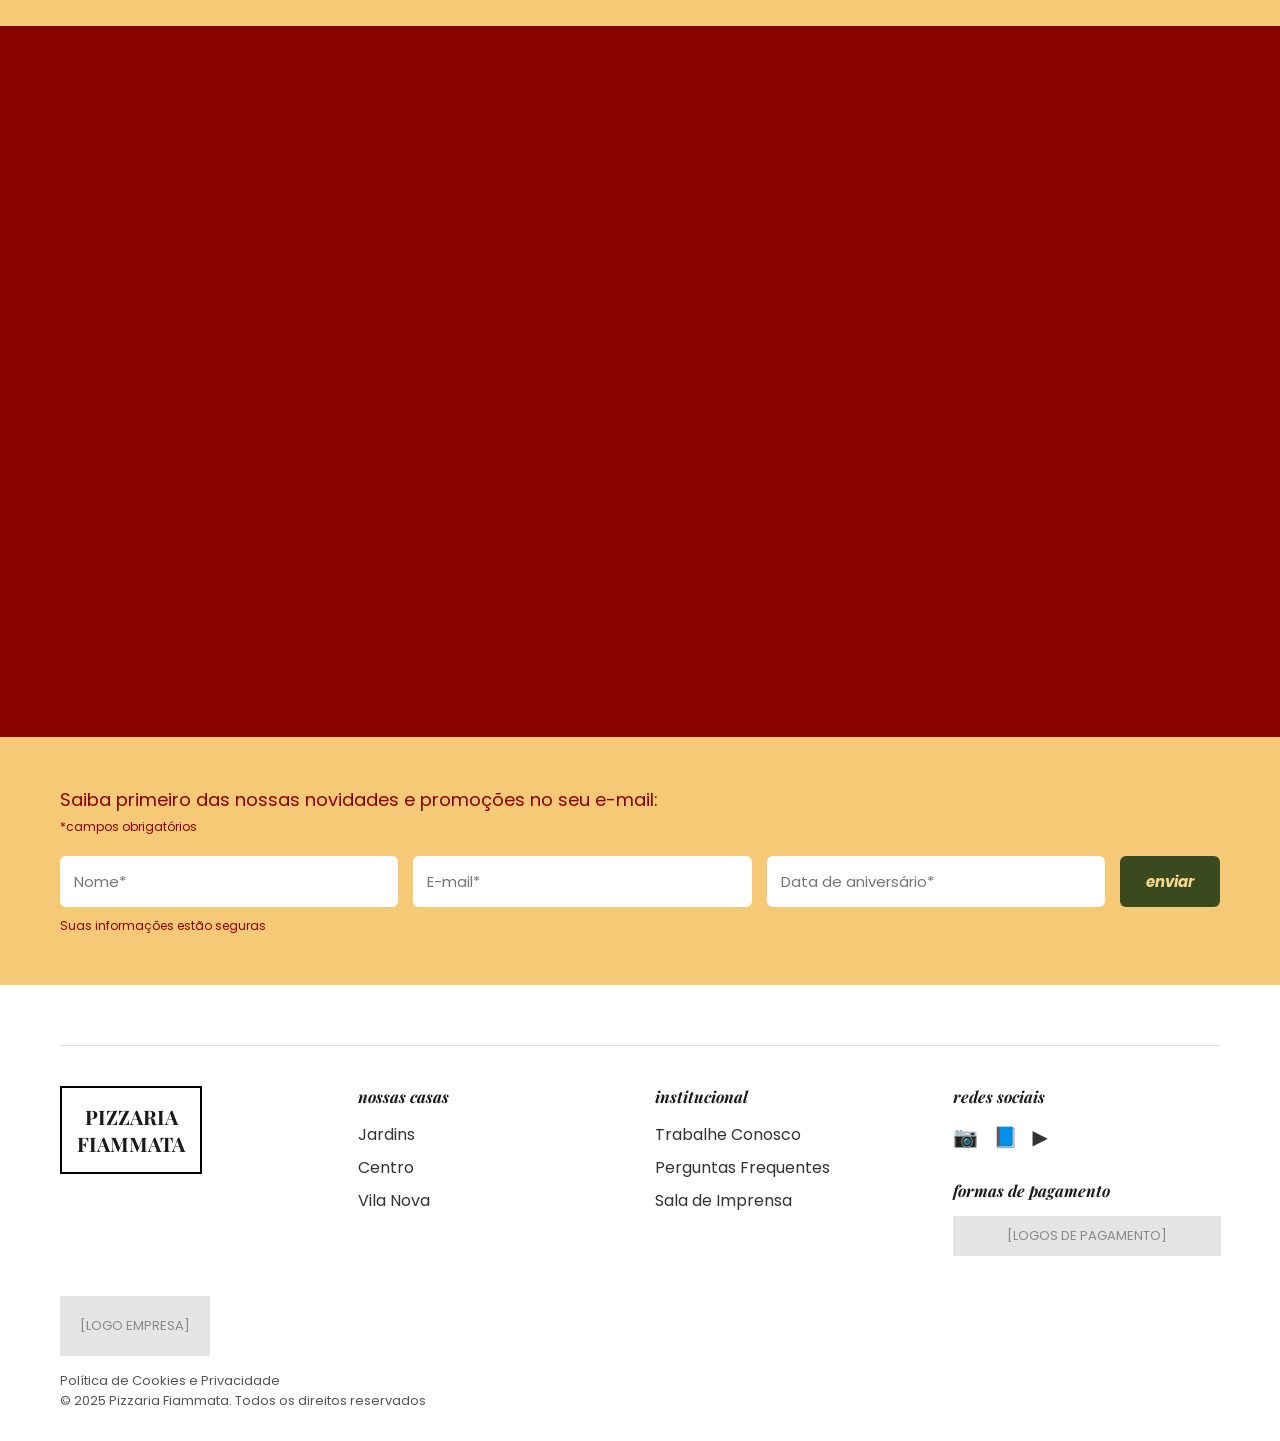
<file: pizaria/index.html>
<!DOCTYPE html>
<html lang="pt-br">
<head>
<meta charset="UTF-8">
<meta name="viewport" content="width=device-width, initial-scale=1.0">
<title>Pizzaria Fiammata</title>
<meta name="description" content="Pizzaria Fiammata - pizzas artesanais assadas em forno a lenha.">
<meta name="theme-color" content="#8b4f00">

<!-- Imagem principal carregada primeiro -->
<link rel="preload" as="image" href="img/pessoaspizza.webp" fetchpriority="high">

<link rel="preconnect" href="https://fonts.googleapis.com">
<link rel="preconnect" href="https://fonts.gstatic.com" crossorigin>
<link href="https://fonts.googleapis.com/css2?family=Playfair+Display:ital,wght@0,700;1,600&family=Poppins:wght@400;600;700&display=swap" rel="stylesheet" media="print" onload="this.media='all'">
<noscript><link href="https://fonts.googleapis.com/css2?family=Playfair+Display:ital,wght@0,700;1,600&family=Poppins:wght@400;600;700&display=swap" rel="stylesheet"></noscript>

<link rel="stylesheet" href="style.css">
<script src="script.js" defer></script>
</head>
<body>

<!-- ===== HEADER ===== -->
<header class="header">
  <a href="../index.html" class="voltar">Início</a>
  <div class="logo">PIZZARIA<br><span>FIAMMATA</span></div>
  <button class="menu-toggle" id="menuToggle" aria-label="Abrir menu" aria-expanded="false" aria-controls="nav">☰</button>
  <nav class="nav" id="nav">
    <a href="#inicio" class="active">início</a>
    <a href="#casas">nossas casas</a>
    <a href="#cardapio">cardápio</a>
    <a href="#delivery">delivery</a>
    <a href="#reservas">reservas</a>
    <a href="#contato">contato</a>
    <a href="#faq">faq</a>
  </nav>
</header>

<main>
<!-- ===== HERO ===== -->
<section class="hero" id="inicio">
  <div class="img-placeholder hero-bg-img">
    <img src="img/pessoaspizza.webp" alt="Pessoas comendo pizza" width="1600" height="900" fetchpriority="high" decoding="async">
  </div>
  <div class="hero-overlay"></div>
  <h1>fogo, sabor e tradição</h1>
</section>

<!-- ===== BANNER PROMO ===== -->
<section class="promo">
  <div class="promo-left">
    <p class="promo-tag">tem sabor que</p>
    <h2>é só nosso</h2>
    <div class="img-placeholder promo-illustration"><img src="img/animacaopizza.webp" alt="" width="400" height="180" loading="lazy" decoding="async"></div>
  </div>
  <div class="promo-center">
    <span class="promo-novidade">Novidade</span>
    <h3>Frango Cremoso</h3>
    <p>muçarela artesanal, frango assado com ervas frescas e creme especial da casa.</p>
    <a href="#" class="btn btn-promo">vem experimentar</a>
  </div>
  <div class="promo-right">
    <span class="novidade-vertical">novidade</span>
    <div class="img-placeholder promo-pizza-img"><img src="img/novosabor.webp" alt="Pizza Frango Cremoso" width="400" height="220" loading="lazy" decoding="async"></div>
  </div>
</section>

<!-- ===== NOSSAS CASAS ===== -->
<section class="casas" id="casas">
  <h2 class="center">nossas <em>casas</em></h2>
  <p class="subtitle center">
    a Pizzaria Fiammata nasceu do desejo de unir tradição italiana com um toque
    de ousadia. cada unidade carrega a mesma paixão pelo fogo, pela massa bem
    fermentada e pelos ingredientes selecionados. somos movimento, somos sabor,
    somos Fiammata.
  </p>
  <div class="casas-grid">
    <div class="casa-card">
      <div class="img-placeholder casa-img"><img src="img/pizzaria1.webp" alt="Unidade Jardins" width="320" height="280" loading="lazy" decoding="async"></div>
      <span class="casa-label">jardins</span>
    </div>
    <div class="casa-card">
      <div class="img-placeholder casa-img"><img src="img/pizzaria2.webp" alt="Unidade Centro" width="320" height="280" loading="lazy" decoding="async"></div>
      <span class="casa-label">centro</span>
    </div>
    <div class="casa-card">
      <div class="img-placeholder casa-img"><img src="img/pizzaria3.webp" alt="Unidade Vila Nova" width="320" height="280" loading="lazy" decoding="async"></div>
      <span class="casa-label">vila nova</span>
    </div>
  </div>
</section>

<!-- ===== DESTAQUES CARDÁPIO ===== -->
<section class="cardapio" id="cardapio">
  <div class="cardapio-header">
    <h2>destaques<br><em>do cardápio</em></h2>
    <p class="subtitle">Pizzas artesanais assadas em forno a lenha, feitas com ingredientes selecionados e muito carinho 🔥</p>
  </div>
  <div class="pizza-grid">
    <div class="pizza-card">
      <div class="img-placeholder pizza-img"><img src="img/sabor1.webp" alt="Pizza Clássica" width="280" height="280" loading="lazy" decoding="async"></div>
      <span>Clássica</span>
    </div>
    <div class="pizza-card">
      <div class="img-placeholder pizza-img"><img src="img/sabor2.webp" alt="Pizza Verde Fresca" width="280" height="280" loading="lazy" decoding="async"></div>
      <span>Verde Fresca</span>
    </div>
    <div class="pizza-card">
      <div class="img-placeholder pizza-img"><img src="img/sabor3.webp" alt="Pizza Fiammata Especial" width="280" height="280" loading="lazy" decoding="async"></div>
      <span>Fiammata Especial</span>
    </div>
    <div class="pizza-card">
      <div class="img-placeholder pizza-img"><img src="img/sabor4.webp" alt="Pizza Calabresa Picante" width="280" height="280" loading="lazy" decoding="async"></div>
      <span>Calabresa Picante</span>
    </div>
  </div>
  <div class="center">
    <a href="#" class="link-cta">saiba mais</a>
  </div>
</section>

<!-- ===== DELIVERY ===== -->
<section class="delivery" id="delivery">
  <div class="delivery-left">
    <h2>vai de <em>delivery?</em></h2>
    <p>do nosso forno para sua casa:<br>
       peça as pizzas Fiammata pelo nosso delivery próprio<br>
       com benefícios exclusivos.</p>
    <div class="delivery-buttons">
      <a href="#" class="btn btn-dark">delivery próprio</a>
      <a href="#" class="link-cta">app de entregas ↗</a>
    </div>
  </div>
  <div class="delivery-right">
    <div class="img-placeholder delivery-img"><img src="img/caixapizza.webp" alt="Caixa de pizza para delivery" width="700" height="400" loading="lazy" decoding="async"></div>
  </div>
</section>

<!-- ===== RESERVAS ===== -->
<section class="reservas" id="reservas">
  <div class="reservas-left">
    <h2>reservas</h2>
    <p>Garanta o seu lugar na Pizzaria Fiammata</p>
    <a href="#" class="btn btn-dark">faça sua reserva</a>
  </div>
  <div class="reservas-right">
    <div class="img-placeholder reservas-img"><img src="img/pessoascomendo.webp" alt="Clientes no salão" width="560" height="320" loading="lazy" decoding="async"></div>
  </div>
</section>

<!-- ===== INSTAGRAM ===== -->
<section class="instagram">
  <h2 class="center">acompanhe a fiammata <em>no instagram</em></h2>
  <div class="insta-grid">
    <div class="img-placeholder insta-img"><img src="img/insta1.webp" alt="Post do Instagram 1" width="340" height="340" loading="lazy" decoding="async"></div>
    <div class="img-placeholder insta-img"><img src="img/insta2.webp" alt="Post do Instagram 2" width="340" height="340" loading="lazy" decoding="async"></div>
    <div class="img-placeholder insta-img"><img src="img/insta3.webp" alt="Post do Instagram 3" width="340" height="340" loading="lazy" decoding="async"></div>
  </div>
  <div class="center">
    <a href="#" class="btn btn-dark">siga @pizzariafiammata</a>
  </div>
</section>

<!-- ===== NEWSLETTER ===== -->
<section class="newsletter" id="contato">
  <p class="newsletter-title">Saiba primeiro das nossas novidades e promoções no seu e-mail:</p>
  <p class="newsletter-obs">*campos obrigatórios</p>
  <form class="newsletter-form" action="https://formspree.io/f/xeaqrlzb" method="POST">
    <input type="text" name="nome" placeholder="Nome*" autocomplete="name" required>
    <input type="email" name="email" placeholder="E-mail*" autocomplete="email" required>
    <input type="text" name="aniversario" placeholder="Data de aniversário*" onfocus="this.type='date'" required>
    <button type="submit" class="btn btn-dark">enviar</button>
  </form>
  <p class="newsletter-safe">Suas informações estão seguras</p>
</section>
</main>

<!-- ===== FOOTER ===== -->
<footer class="footer">
  <div class="footer-grid">
    <div class="footer-logo">PIZZARIA<br>FIAMMATA</div>

    <div class="footer-col">
      <h4>nossas casas</h4>
      <a href="#">Jardins</a>
      <a href="#">Centro</a>
      <a href="#">Vila Nova</a>
    </div>

    <div class="footer-col">
      <h4>institucional</h4>
      <a href="#">Trabalhe Conosco</a>
      <a href="#" id="faq">Perguntas Frequentes</a>
      <a href="#">Sala de Imprensa</a>
    </div>

    <div class="footer-col">
      <h4>redes sociais</h4>
      <div class="footer-social">
        <a href="#" aria-label="Instagram">📷</a>
        <a href="#" aria-label="Facebook">📘</a>
        <a href="#" aria-label="YouTube">▶️</a>
      </div>
      <h4>formas de pagamento</h4>
      <div class="img-placeholder payment-img">[LOGOS DE PAGAMENTO]</div>
    </div>
  </div>

  <div class="footer-bottom">
    <div class="img-placeholder company-logo">[LOGO EMPRESA]</div>
    <p><a href="#">Política de Cookies e Privacidade</a></p>
    <p>© 2025 Pizzaria Fiammata. Todos os direitos reservados</p>
  </div>
</footer>

<!-- ===== WHATSAPP FLOAT ===== -->
<a href="https://wa.me/5500000000000" target="_blank" rel="noopener noreferrer" class="whatsapp-float" aria-label="Falar no WhatsApp">📱</a>

</body>
</html>
</file>
<file: style.css>
/* ===== RESET & BASE ===== */
* { margin:0; padding:0; box-sizing:border-box; }

:root{
  --bg: #06070a;
  --bg-alt: #0d0f16;
  --neon-green: #00ffab;
  --neon-purple: #8b5cf6;
  --neon-orange: #ff7a1a;
  --neon-blue: #38bdf8;
  --text: #e5e7eb;
  --text-muted: #9ca3af;
  --grad-1: linear-gradient(135deg, var(--neon-green), var(--neon-purple));
  --grad-2: linear-gradient(135deg, var(--neon-orange), #ff3d81);
}

html{ scroll-padding-top:80px; }

body{
  font-family:'Poppins', sans-serif;
  background: var(--bg);
  color: var(--text);
  overflow-x:hidden;
}

.center { text-align:center; }

/* ===== HEADER ===== */
.header{
  display:flex; align-items:center; justify-content:space-between;
  padding:20px 60px;
  position:sticky; top:0; z-index:100;
  background: rgba(6,7,10,0.8);
  backdrop-filter: blur(10px);
  border-bottom:1px solid rgba(255,255,255,0.05);
}
.logo{ font-size:24px; font-weight:800; }
.logo span{ background:var(--grad-1); -webkit-background-clip:text; background-clip:text; color:transparent; }
.nav a{
  color:var(--text); text-decoration:none; margin-left:30px; font-weight:600; font-size:15px;
  transition:.3s;
}
.nav a:hover{ color:var(--neon-green); }
.menu-toggle{ display:none; background:none; border:none; color:var(--text); font-size:26px; cursor:pointer; }

/* ===== HERO ===== */
.hero{ position:relative; padding:100px 60px 80px; overflow:hidden; }
.hero-bg{
  position:absolute; inset:0;
  background: radial-gradient(circle at 20% 20%, rgba(139,92,246,0.25), transparent 50%),
              radial-gradient(circle at 80% 60%, rgba(0,255,171,0.2), transparent 50%);
  z-index:0;
}
.hero-grid{
  position:absolute; inset:0; z-index:0; opacity:0.35;
  background-image:
    linear-gradient(rgba(255,255,255,0.04) 1px, transparent 1px),
    linear-gradient(90deg, rgba(255,255,255,0.04) 1px, transparent 1px);
  background-size:40px 40px;
  -webkit-mask-image: radial-gradient(circle at 30% 30%, rgba(0,0,0,0.9), transparent 70%);
  mask-image: radial-gradient(circle at 30% 30%, rgba(0,0,0,0.9), transparent 70%);
}
.hero-content{ position:relative; z-index:1; max-width:800px; }
.badge{
  display:inline-block; padding:8px 18px; border-radius:30px;
  background:rgba(139,92,246,0.15); border:1px solid var(--neon-purple);
  font-size:13px; font-weight:600; margin-bottom:25px;
}
.hero h1{ font-size:52px; font-weight:800; line-height:1.2; margin-bottom:25px; }
.grad-text{ background:var(--grad-1); -webkit-background-clip:text; background-clip:text; color:transparent; }
.hero-text{ font-size:18px; color:var(--text-muted); max-width:650px; margin-bottom:35px; line-height:1.6; }
.highlight{ color:var(--neon-green); }

.hero-buttons{ display:flex; gap:18px; margin-bottom:35px; flex-wrap:wrap; }
.btn{ padding:16px 30px; border-radius:14px; font-weight:700; text-decoration:none; display:inline-block; transition:.3s; cursor:pointer; border:none; }
.btn-primary{ background:var(--grad-2); color:#fff; box-shadow:0 0 25px rgba(255,122,26,0.4); }
.btn-primary:hover{ transform:translateY(-3px); box-shadow:0 0 35px rgba(255,122,26,0.6); }
.btn-outline{ border:2px solid var(--neon-purple); color:var(--text); background:transparent; }
.btn-outline:hover{ background:rgba(139,92,246,0.15); }
.btn-full{ width:100%; text-align:center; }
.btn-lg{ font-size:18px; padding:18px 40px; }

.hero-checks{ display:flex; gap:30px; flex-wrap:wrap; font-size:14px; font-weight:600; color:var(--neon-green); }

/* ===== TAGS/SUBTITLE ===== */
.tag{
  display:inline-block; padding:6px 16px; border-radius:20px;
  background:rgba(0,255,171,0.1); border:1px solid var(--neon-green);
  color:var(--neon-green); font-size:13px; font-weight:700; margin-bottom:15px;
}
h2{ font-size:36px; font-weight:800; margin-bottom:15px; }
.subtitle{ color:var(--text-muted); margin-bottom:50px; font-size:16px; line-height:1.6; }

.tag.center{ display:block; width:fit-content; margin:0 auto 15px; text-align:center; }
h2.center{ display:block; width:100%; text-align:center; margin:0 auto 15px; }
.subtitle.center{ display:block; width:100%; max-width:650px; margin:0 auto 50px; text-align:center; }

/* Aviso de informações fictícias — mesmo estilo do subtítulo */
.subtitle.center.aviso-ficticio{ margin:0 auto 30px; font-weight:400; }

/* ===== ÁREAS DE ATUAÇÃO ===== */
.areas{ padding:100px 60px; background:var(--bg); text-align:center; }
.areas-grid{
  display:grid; grid-template-columns:repeat(4,1fr); gap:24px;
  max-width:1150px; margin:0 auto; text-align:left;
}
.area-card{
  background:var(--bg-alt); border:1px solid rgba(255,255,255,0.08);
  border-radius:16px; padding:28px 24px; transition:.3s;
}
.area-card:hover{
  border-color:var(--neon-green);
  box-shadow:0 12px 30px rgba(0,255,171,0.12);
}
.area-icon{
  width:48px; height:48px; border-radius:12px;
  background:rgba(0,255,171,0.08); border:1px solid rgba(0,255,171,0.3);
  display:flex; align-items:center; justify-content:center;
  color:var(--neon-green); margin-bottom:18px;
}
.area-card h4{ font-size:16px; font-weight:700; color:var(--text); margin-bottom:10px; }
.area-card p{ font-size:13.5px; color:var(--text-muted); line-height:1.6; }

@media(max-width:900px){ .areas-grid{ grid-template-columns:repeat(2,1fr); } }
@media(max-width:480px){ .areas-grid{ grid-template-columns:1fr; } .areas{ padding:60px 25px; } }

/* ===== SOBRE ===== */
.sobre{ padding:100px 60px 40px; background:var(--bg-alt); overflow:hidden; }
.sobre-container{ max-width:1150px; margin:0 auto; display:flex; align-items:center; gap:60px; flex-wrap:wrap; }

.sobre-img{ position:relative; width:240px; height:240px; flex-shrink:0; }
.sobre-img-glow{
  position:absolute; inset:-20px; border-radius:50%;
  background:radial-gradient(circle, rgba(139,92,246,0.40) 0%, rgba(0,255,171,0.18) 55%, transparent 75%);
  filter:blur(35px); z-index:1; animation:pulseGlow 4s ease-in-out infinite;
}
.foto-placeholder{ position:relative; z-index:2; width:100%; height:100%; border-radius:50%; overflow:hidden; }
.foto-placeholder img{
  width:100%; height:100%; object-fit:cover; object-position:center; border-radius:50%;
  border:3px solid rgba(255,255,255,0.10); box-shadow:0 10px 40px rgba(0,0,0,0.50); display:block;
}

.status-badge{
  position:absolute; bottom:-6px; left:50%; transform:translateX(-50%);
  display:flex; align-items:center; gap:8px;
  background:var(--bg); border:1px solid rgba(0,255,171,0.35);
  padding:8px 16px; border-radius:30px;
  font-size:12px; font-weight:700; color:var(--neon-green);
  white-space:nowrap; z-index:3;
  box-shadow:0 6px 20px rgba(0,0,0,0.4);
}
.status-dot{
  width:8px; height:8px; border-radius:50%; background:var(--neon-green);
  animation:statusPulse 2s infinite;
}
@keyframes statusPulse{
  0%{ box-shadow:0 0 0 0 rgba(0,255,171,0.6); }
  70%{ box-shadow:0 0 0 8px rgba(0,255,171,0); }
  100%{ box-shadow:0 0 0 0 rgba(0,255,171,0); }
}
@keyframes pulseGlow{ 0%,100%{ opacity:0.7; transform:scale(1); } 50%{ opacity:1; transform:scale(1.06); } }

.sobre-texto{ flex:1; min-width:300px; }
.sobre-texto h2{ font-size:2.4rem; margin:0 0 6px; color:var(--text); font-weight:800; }

.cargo{
  color:var(--neon-orange); font-weight:600; margin-bottom:22px;
  display:flex; align-items:center; gap:10px; flex-wrap:wrap; font-size:15px;
}
.cargo-sep{ color:rgba(255,255,255,0.25); font-weight:400; }

.sobre-lead{
  font-size:17px; color:var(--text); font-weight:500;
  border-left:3px solid var(--neon-green);
  padding-left:16px; margin-bottom:22px; line-height:1.6;
}
.sobre-texto p{ color:var(--text-muted); margin-bottom:16px; line-height:1.7; }
.sobre-texto p strong{ color:var(--text); }

.sobre-stats{ display:flex; gap:16px; margin-top:30px; margin-bottom:26px; flex-wrap:wrap; }
.stat-card{
  flex:1; min-width:120px;
  background:var(--bg); border:1px solid rgba(255,255,255,0.08);
  border-radius:14px; padding:18px 16px; text-align:center;
  transition:.3s;
}
.stat-card:hover{ border-color:var(--neon-purple); transform:translateY(-3px); }
.stat-card strong{
  display:block; font-size:26px; margin-bottom:4px;
  background:var(--grad-1); -webkit-background-clip:text; background-clip:text; color:transparent;
}
.stat-card span{ font-size:12px; color:var(--text-muted); font-weight:600; }

.sobre-actions{ display:flex; align-items:center; gap:24px; flex-wrap:wrap; }
.sobre-social{ display:flex; gap:12px; }
.social-btn{
  display:flex; align-items:center; justify-content:center;
  width:44px; height:44px; border-radius:10px;
  border:1px solid rgba(255,255,255,0.15);
  background:rgba(255,255,255,0.03);
  color:#e5e7eb; transition:all .25s ease;
}
.social-btn svg{ fill:#e5e7eb; transition:fill .25s ease; }
.social-btn:hover{
  background:var(--neon-green); border-color:var(--neon-green);
  color:#06070a; transform:translateY(-2px);
}
.social-btn:hover svg{ fill:#06070a; }

@media(max-width:900px){
  .sobre-container{ flex-direction:column; text-align:left; gap:45px; }
  .sobre-img{ margin:0 auto; }
  .status-badge{ white-space:normal; text-align:center; }
  .sobre-actions{ justify-content:flex-start; }
}
@media(max-width:600px){
  .sobre-container{ text-align:center; }
  .sobre-lead{ text-align:center; }
  .sobre-actions{ justify-content:center; flex-direction:column; }
}

/* ===== SKILLS ===== */
.skills{ padding:40px 60px; background:var(--bg-alt); }
.skills-head{ text-align:center; max-width:650px; margin:0 auto 40px; }
.skills-head .tag{ margin-bottom:15px; }
.skills-head h2{ margin-bottom:12px; }
.skills-head p{ color:var(--text-muted); font-size:16px; }

.skills-grid{
  display:grid; grid-template-columns:repeat(3, 1fr); gap:24px;
  max-width:1100px; margin:0 auto;
}
.skill-card{
  background:var(--bg); border:1px solid rgba(255,255,255,0.08); border-radius:16px;
  padding:28px 26px; transition:.3s;
}
.skill-card:hover{
  border-color:var(--neon-purple);
  box-shadow:0 10px 30px rgba(139,92,246,0.15);
}
.skill-top{ display:flex; align-items:center; gap:14px; margin-bottom:22px; }
.skill-icon{
  width:46px; height:46px; border-radius:12px;
  background:rgba(139,92,246,0.1); border:1px solid rgba(139,92,246,0.3);
  display:flex; align-items:center; justify-content:center;
  color:var(--neon-purple); flex-shrink:0;
}
.skill-top h4{ font-size:16px; color:var(--text); font-weight:700; margin-bottom:4px; }
.skill-level{ font-size:12.5px; color:var(--neon-green); font-weight:600; letter-spacing:.3px; }
.skill-bar{ width:100%; height:6px; background:rgba(255,255,255,0.08); border-radius:10px; overflow:hidden; }
.skill-fill{
  height:100%; width:100%;
  background:var(--grad-1); border-radius:10px;
  transform-origin:left; transform:scaleX(0);
  transition:transform 1.2s ease;
}

@media(max-width:900px){ .skills-grid{ grid-template-columns:repeat(2,1fr); } }
@media(max-width:480px){ .skills-grid{ grid-template-columns:1fr; } }

/* ===== PROJETOS / CARROSSEL ===== */
.projetos{ padding:100px 60px; background:var(--bg-alt); }

.subtitulo-carrossel{
  text-align:center; font-size:20px; font-weight:700;
  color:var(--text); margin:40px 0 12px;
}

.carrossel-wrapper{
  position:relative; display:flex; align-items:center; gap:12px;
  max-width:1200px; margin:0 auto 40px;
}

.carrossel{
  display:flex; gap:30px;
  overflow-x:auto;
  scroll-snap-type:x mandatory;
  scroll-behavior:smooth;
  padding:14px 6px 20px;
  flex:1;
  scrollbar-width:none;
}
.carrossel::-webkit-scrollbar{ display:none; }

.card-projeto{
  flex:0 0 320px;
  display:flex; flex-direction:column;
  scroll-snap-align:start;
  background:#0f1118;
  border-radius:20px;
  overflow:hidden;
  border:1px solid rgba(255,255,255,0.06);
  transition:.3s;
}

/* Imagens padronizadas: mesma altura e preenchimento total */
.card-banner{
  position:relative;
  width:100%;
  height:200px;
  flex-shrink:0;
  overflow:hidden;
  background-color:#0b0c11;
}
.card-banner img{
  width:100%;
  height:100%;
  object-fit:cover;
  object-position:top center;
  display:block;
  transition:transform .5s ease;
}
.card-projeto:hover .card-banner img{ transform:scale(1.05); }

.banner-green{ background:linear-gradient(135deg, rgba(0,255,171,0.25), rgba(0,0,0,0.4)); }
.banner-orange{ background:linear-gradient(135deg, rgba(255,122,26,0.25), rgba(0,0,0,0.4)); }
.banner-purple{ background:linear-gradient(135deg, rgba(139,92,246,0.25), rgba(0,0,0,0.4)); }
.banner-ml{ background:linear-gradient(135deg, rgba(0,255,171,0.2), rgba(139,92,246,0.25)); }
.banner-weather{ background:linear-gradient(135deg, rgba(56,189,248,0.25), rgba(0,0,0,0.4)); }

.card-body{ padding:25px; display:flex; flex-direction:column; flex:1; }
.pill{ align-self:flex-start; display:inline-block; padding:5px 14px; border-radius:20px; font-size:12px; font-weight:700; margin-bottom:12px; }
.pill-green{ background:rgba(0,255,171,0.15); color:var(--neon-green); }
.pill-orange{ background:rgba(255,122,26,0.15); color:var(--neon-orange); }
.pill-purple{ background:rgba(139,92,246,0.15); color:var(--neon-purple); }
.pill-ml{ background:rgba(0,255,171,0.12); color:var(--neon-green); }
.pill-weather{ background:rgba(56,189,248,0.15); color:var(--neon-blue); }
.card-projeto h3{ margin-bottom:10px; font-size:18px; }
.card-projeto p{ color:var(--text-muted); font-size:14px; margin-bottom:15px; line-height:1.5; }
.link-cta{ margin-top:auto; color:var(--neon-orange); font-weight:700; text-decoration:none; }
.link-cta:hover{ text-decoration:underline; }

.seta{
  background:rgba(255,255,255,0.06);
  border:1px solid rgba(255,255,255,0.12);
  color:var(--text); font-size:1.3rem; cursor:pointer;
  padding:14px 16px; border-radius:50%;
  z-index:10; transition:.3s; flex-shrink:0;
}
.seta:hover{ background:var(--neon-purple); border-color:var(--neon-purple); }

.contato-projeto-cta{ text-align:center; margin-top:40px; }
.contato-projeto-cta p{ color:var(--text-muted); margin-bottom:18px; font-size:15px; }

/* ===== DEPOIMENTOS ===== */
.depoimentos{ padding:100px 60px; background:var(--bg); }
.depo-grid{
  display:grid; grid-template-columns:repeat(3,1fr); gap:24px;
  max-width:1200px; margin:0 auto;
}
.depo-card{
  position:relative; display:flex; flex-direction:column;
  background:var(--bg-alt);
  border:1px solid rgba(255,255,255,0.08);
  border-radius:14px; padding:30px 28px; transition:.3s;
}
.depo-card:hover{
  border-color:var(--neon-purple);
  box-shadow:0 12px 30px rgba(139,92,246,0.12);
}
.depo-quote{
  font-size:42px; font-weight:800; line-height:1;
  color:var(--neon-purple); opacity:0.5; margin-bottom:8px;
}
.depo-card p{ color:var(--text); font-size:14.5px; line-height:1.7; margin-bottom:26px; }
.depo-autor{
  margin-top:auto;
  display:flex; align-items:center; gap:14px;
  border-top:1px solid rgba(255,255,255,0.08);
  padding-top:18px;
}
.depo-avatar{
  width:42px; height:42px; border-radius:10px;
  background:rgba(139,92,246,0.12);
  border:1px solid rgba(139,92,246,0.35);
  display:flex; align-items:center; justify-content:center;
  font-size:20px; flex-shrink:0;
}
.depo-nome{ display:block; font-size:14px; font-weight:700; color:var(--text); }
.depo-cargo{ display:block; font-size:12.5px; color:var(--neon-green); font-weight:600; margin-top:2px; }

@media(max-width:900px){ .depo-grid{ grid-template-columns:repeat(2,1fr); } }
@media(max-width:600px){ .depo-grid{ grid-template-columns:1fr; } }

/* ===== FAQ ===== */
.faq{ padding:100px 60px; max-width:800px; margin:0 auto; }
.faq-item{ border-bottom:1px solid rgba(255,255,255,0.1); }
.faq-question{
  width:100%; background:none; border:none; color:var(--text);
  padding:20px 0; font-size:16px; font-weight:600; text-align:left; font-family:inherit;
  display:flex; justify-content:space-between; align-items:center; gap:16px; cursor:pointer;
}
.faq-icon{ color:var(--neon-green); font-size:22px; transition:.3s; flex-shrink:0; }
.faq-item.active .faq-icon{ transform:rotate(45deg); }
.faq-answer{ max-height:0; overflow:hidden; transition:.3s; }
.faq-answer p{ padding:0 0 20px; color:var(--text-muted); line-height:1.6; }

/* ===== CONTATO ===== */
.contato{
  padding:110px 60px; text-align:center;
  background:var(--bg-alt); position:relative; overflow:hidden;
}
.contato::before{
  content:""; position:absolute; inset:0;
  background:
    radial-gradient(circle at 25% 30%, rgba(139,92,246,0.15), transparent 55%),
    radial-gradient(circle at 75% 70%, rgba(0,255,171,0.12), transparent 55%);
  z-index:0;
}
.contato-box{ position:relative; z-index:1; max-width:650px; margin:0 auto; }
.contato-box .tag{ margin-bottom:18px; }
.contato-box h2{ font-size:38px; margin-bottom:16px; color:var(--text); }
.contato-box p{ color:var(--text-muted); font-size:16px; margin-bottom:38px; line-height:1.6; }

@media(max-width:600px){
  .contato{ padding:80px 25px; }
  .contato-box h2{ font-size:28px; }
}

/* ===== NEWSLETTER / FORM ===== */
.newsletter{
  background-color:var(--bg-alt); color:var(--text);
  padding:60px 24px; text-align:center; border-radius:16px;
  max-width:700px; width:90%; margin:60px auto;
  border:1px solid rgba(0,255,171,0.15);
  box-shadow:0 0 40px rgba(139,92,246,0.15);
}
.newsletter-title{ font-size:1.8rem; font-weight:700; margin:0 0 16px; }
.newsletter-obs{ font-size:0.85rem; color:var(--text-muted); margin:0 0 28px; padding:0 12px; }
.newsletter-form{ display:flex; flex-direction:column; gap:18px; margin-bottom:24px; }
.newsletter-form input{
  -webkit-appearance:none; appearance:none; padding:14px 16px;
  border:1px solid rgba(229,231,235,0.15); border-radius:10px;
  background-color:var(--bg); color:var(--text); font-size:1rem;
  font-family:'Poppins', sans-serif; outline:none; width:100%;
  transition:border-color .3s ease, box-shadow .3s ease;
}
.newsletter-form input::placeholder{ color:var(--text-muted); }
.newsletter-form input:focus{ border-color:var(--neon-green); box-shadow:0 0 12px rgba(0,255,171,0.35); }
.newsletter-form .honeypot{ display:none; }
.newsletter-form .btn{
  padding:14px 24px; border:none; border-radius:10px; font-size:1rem; font-weight:600;
  font-family:'Poppins', sans-serif; cursor:pointer; width:100%;
  transition:transform .2s ease, box-shadow .3s ease, opacity .3s ease;
}
.newsletter-form .btn-dark{ background:var(--grad-1); color:var(--bg); }
.newsletter-form .btn-dark:hover{ transform:translateY(-2px); box-shadow:0 0 20px rgba(0,255,171,0.5); }
.newsletter-form .btn-dark:disabled{ opacity:0.6; cursor:not-allowed; transform:none; box-shadow:none; }
.newsletter-safe{ font-size:0.8rem; color:var(--text-muted); margin:0; }
.newsletter-safe::before{ content:'🔒 '; }

@media (min-width:600px){
  .newsletter-form{ flex-direction:row; flex-wrap:wrap; justify-content:center; gap:20px; }
  .newsletter-form input{ flex:1 1 220px; min-width:200px; width:auto; }
  .newsletter-form .btn{ flex:1 1 220px; width:auto; }
}

/* ===== FOOTER ===== */
.footer{ text-align:center; padding:30px; color:var(--text-muted); font-size:13px; border-top:1px solid rgba(255,255,255,0.05); }

/* ===== WHATSAPP FLOAT ===== */
.whatsapp-float{
  position:fixed; bottom:25px; right:25px; width:60px; height:60px;
  background:var(--grad-1); border-radius:50%;
  display:flex; align-items:center; justify-content:center;
  box-shadow:0 0 25px rgba(0,255,171,0.5); z-index:99;
  animation:pulse 2s infinite;
}
.whatsapp-float img{ width:100%; height:100%; object-fit:cover; border-radius:50%; display:block; }
@keyframes pulse{ 0%{box-shadow:0 0 0 0 rgba(0,255,171,0.5);} 70%{box-shadow:0 0 0 15px rgba(0,255,171,0);} 100%{box-shadow:0 0 0 0 rgba(0,255,171,0);} }

/* ===== SCROLL REVEAL ===== */
.reveal{ opacity:0; transform:translateY(30px); transition:opacity .8s ease, transform .8s ease, border-color .3s, box-shadow .3s; }
.reveal.show{ opacity:1; transform:translateY(0); }

/* Hover funcionando junto com o reveal */
.card-projeto.reveal.show:hover{ transform:translateY(-8px); transition:transform .3s ease; }
.area-card.reveal.show:hover{ transform:translateY(-6px); transition:transform .3s ease; }
.skill-card.reveal.show:hover{ transform:translateY(-5px); transition:transform .3s ease; }
.depo-card.reveal.show:hover{ transform:translateY(-4px); transition:transform .3s ease; }

/* Acessibilidade: reduzir animações */
@media (prefers-reduced-motion: reduce){
  *{ animation:none !important; transition:none !important; scroll-behavior:auto !important; }
  .reveal{ opacity:1; transform:none; }
}

/* ===== RESPONSIVO ===== */
@media (max-width:900px){
  .header{ padding:18px 25px; }
  .nav{ display:none; position:absolute; top:70px; left:0; right:0; background:var(--bg); flex-direction:column; padding:20px; }
  .nav.open{ display:flex; }
  .nav a{ margin:10px 0; }
  .menu-toggle{ display:block; }
  .hero, .sobre, .areas, .skills, .projetos, .depoimentos, .faq, .contato{ padding:60px 25px; }
  .hero h1{ font-size:34px; }

  .skills-grid, .depo-grid{ grid-template-columns:1fr; gap:20px; }

  .card-projeto{ flex:0 0 260px; }
  .card-banner{ height:170px; }
  .seta{ display:none; }

  .whatsapp-float{ width:50px; height:50px; bottom:90px; right:18px; }
}

@media (max-width:480px){
  .hero h1{ font-size:28px; }
  h2{ font-size:28px; }
  .card-projeto{ flex:0 0 230px; }
  .card-banner{ height:150px; }
}
</file>
<file: mlimoveis/style.css>
.modal-overlay{
  position:fixed; inset:0; background:rgba(0,0,0,0.75);
  display:none; align-items:center; justify-content:center;
  z-index:200; padding:20px;
}
.modal-overlay.open{ display:flex; }
.modal-box{
  background:var(--bg-alt); border:1px solid rgba(255,255,255,0.1);
  border-radius:20px; padding:35px; max-width:600px; width:100%;
  max-height:90vh; overflow-y:auto; position:relative;
}
.modal-close{
  position:absolute; top:15px; right:20px; background:none; border:none;
  color:var(--text); font-size:28px; cursor:pointer;
}
.modal-img{ width:100%; border-radius:12px; margin:15px 0; }
.modal-lista{ list-style:none; margin:15px 0; }
.modal-lista li{ padding:6px 0; color:var(--text-muted); font-size:14px; }

  * { margin:0; padding:0; box-sizing:border-box; }

  body{
    font-family:'Poppins', sans-serif;
    background:#06070a;
    color:#e5e7eb;
    padding:60px 20px;
  }

  .container{
    max-width:800px;
    margin:0 auto;
  }

  a.voltar{
    display:inline-block;
    color:#00ffab;
    text-decoration:none;
    font-weight:600;
    margin-bottom:25px;
  }
  a.voltar:hover{ text-decoration:underline; }

  .pill{
    display:inline-block;
    padding:6px 16px;
    border-radius:20px;
    background:rgba(0,255,171,0.15);
    color:#00ffab;
    font-size:13px;
    font-weight:700;
    margin-bottom:15px;
  }

  h1{
    font-size:32px;
    font-weight:800;
    margin-bottom:20px;
    color:#e5e7eb;
  }

  img{
    width:100%;
    border-radius:14px;
    margin-bottom:25px;
    border:1px solid rgba(255,255,255,0.08);
    box-shadow:0 10px 40px rgba(0,0,0,0.4);
  }

  p{
    line-height:1.7;
    color:#9ca3af;
    margin-bottom:18px;
    font-size:15.5px;
  }

  p strong{ color:#e5e7eb; }

  ul{
    list-style:none;
    margin-bottom:25px;
  }

  li{
    padding:8px 0;
    color:#e5e7eb;
    font-size:15px;
  }

  code{
    background:rgba(255,255,255,0.08);
    padding:2px 8px;
    border-radius:6px;
    font-size:14px;
    color:#00ffab;
  }
</file>
<file: pizaria/style.css>
/* ===== RESET ===== */
* { margin: 0; padding: 0; box-sizing: border-box; }
html { scroll-behavior: smooth; scroll-padding-top: 80px; -webkit-text-size-adjust: 100%; }
body {
  font-family: 'Poppins', system-ui, -apple-system, 'Segoe UI', sans-serif;
  color: #1a1a1a;
  overflow-x: hidden;
  -webkit-font-smoothing: antialiased;
  text-rendering: optimizeSpeed;
}
em { font-family: 'Playfair Display', Georgia, serif; font-style: italic; }
a { text-decoration: none; color: inherit; }
img { display: block; max-width: 100%; }
.center { text-align: center; }

@media (prefers-reduced-motion: reduce) {
  html { scroll-behavior: auto; }
  * { transition: none !important; animation: none !important; }
}

/* ===== PLACEHOLDER DE IMAGEM ===== */
.img-placeholder {
  background-color: #e5e5e5;
  display: flex;
  align-items: center;
  justify-content: center;
  color: #888;
  font-size: 13px;
  text-align: center;
  position: relative;
  overflow: hidden;
  width: 100%;
  contain: layout paint;
}
.img-placeholder img {
  position: absolute;
  inset: 0;
  width: 100%;
  height: 100%;
  object-fit: cover;
  object-position: center;
  opacity: 0;
  transition: opacity .4s ease;
}
.img-placeholder img.loaded { opacity: 1; }
.hero-bg-img img { opacity: 1; } /* hero aparece imediatamente */
.no-js .img-placeholder img { opacity: 1; }

/* ===== HEADER ===== */
.header {
  display: flex;
  align-items: center;
  justify-content: space-between;
  gap: 20px;
  padding: 15px 50px;
  background: #8b4f00;
  position: sticky;
  top: 0;
  z-index: 100;
}
.voltar { color: #f5d78e; font-size: 14px; font-weight: 600; }
.logo { color: #f5d78e; font-family: 'Playfair Display', Georgia, serif; font-weight: 700; font-size: 18px; line-height: 1.1; }
.logo span { font-size: 14px; letter-spacing: 1px; }
.nav { display: flex; gap: 28px; }
.nav a { color: #f5d78e; font-weight: 600; font-size: 15px; transition: color .25s; }
.nav a.active { font-family: 'Playfair Display', Georgia, serif; font-style: italic; }
.nav a:hover { color: #fff; }
.menu-toggle { display: none; background: none; border: none; color: #f5d78e; font-size: 26px; cursor: pointer; }

/* ===== HERO ===== */
.hero { position: relative; height: 80vh; height: 80svh; min-height: 420px; display: flex; align-items: flex-end; padding: 60px; overflow: hidden; }
.hero-bg-img { position: absolute; inset: 0; height: 100%; }
.hero-overlay { position: absolute; inset: 0; background: linear-gradient(to bottom, rgba(0,0,0,.1), rgba(0,0,0,.6)); }
.hero h1 { position: relative; z-index: 2; color: #f5d78e; font-family: 'Playfair Display', Georgia, serif; font-style: italic; font-size: clamp(28px, 5vw, 42px); }

/* ===== SEÇÕES: renderização sob demanda ===== */
.promo, .casas, .cardapio, .delivery, .reservas, .instagram {
  content-visibility: auto;
}
.promo     { contain-intrinsic-size: auto 500px; }
.casas     { contain-intrinsic-size: auto 700px; }
.cardapio  { contain-intrinsic-size: auto 700px; }
.delivery  { contain-intrinsic-size: auto 500px; }
.reservas  { contain-intrinsic-size: auto 450px; }
.instagram { contain-intrinsic-size: auto 650px; }

/* ===== PROMO BANNER ===== */
.promo { background: #3a4a1e; color: #fff; display: flex; align-items: center; padding: 50px 60px; gap: 40px; flex-wrap: wrap; }
.promo-left, .promo-center, .promo-right { flex: 1; min-width: 250px; }
.promo-tag { color: #f5d78e; font-style: italic; }
.promo-left h2 { color: #ff7a1a; font-size: 30px; margin-bottom: 20px; }
.promo-illustration { aspect-ratio: 400/180; }
.promo-novidade { color: #f5d78e; font-style: italic; }
.promo-center h3 { font-family: 'Playfair Display', Georgia, serif; font-size: 30px; margin-bottom: 15px; }
.promo-center p { margin-bottom: 20px; font-size: 14px; }
.btn-promo { background: #6b8e23; color: #fff; padding: 14px 26px; border-radius: 6px; font-style: italic; font-weight: 700; display: inline-block; transition: filter .2s; }
.btn-promo:hover { filter: brightness(1.1); }
.promo-right { position: relative; }
.novidade-vertical { position: absolute; left: -30px; top: 0; writing-mode: vertical-rl; color: #ff7a1a; font-style: italic; }
.promo-pizza-img { height: 220px; border-radius: 50%; }

/* ===== NOSSAS CASAS ===== */
.casas { background: #f6c976; padding: 80px 60px; }
.casas h2 { font-family: 'Playfair Display', Georgia, serif; font-size: 38px; color: #8b0000; margin-bottom: 20px; }
.subtitle { max-width: 900px; margin: 0 auto 40px; color: #8b0000; line-height: 1.6; }
.casas-grid { display: grid; grid-template-columns: repeat(3, 1fr); gap: 20px; max-width: 1200px; margin: 0 auto; }
.casa-card { position: relative; }
.casa-img { aspect-ratio: 320/280; }
.casa-label {
  position: absolute; bottom: 15px; left: 15px; z-index: 1;
  background: #3a4a1e; color: #f5d78e; padding: 8px 20px; border-radius: 6px;
  font-family: 'Playfair Display', Georgia, serif; font-style: italic;
}

/* ===== DESTAQUES CARDÁPIO ===== */
.cardapio { background: #3a4a1e; color: #f5d78e; padding: 80px 60px; }
.cardapio-header { display: flex; justify-content: space-between; flex-wrap: wrap; gap: 20px; max-width: 1200px; margin: 0 auto 40px; }
.cardapio-header h2 { font-family: 'Playfair Display', Georgia, serif; font-size: 36px; }
.cardapio-header .subtitle { color: #f5d78e; max-width: 400px; margin: 0; text-align: left; }
.pizza-grid { display: grid; grid-template-columns: repeat(4, 1fr); gap: 20px; max-width: 1200px; margin: 0 auto; }
.pizza-card { position: relative; }
.pizza-img { aspect-ratio: 1/1; background: #111; }
.pizza-card span {
  position: absolute; bottom: 15px; left: 15px; z-index: 1;
  color: #fff; font-family: 'Playfair Display', Georgia, serif; font-style: italic;
  text-shadow: 0 1px 4px rgba(0,0,0,.7);
}
.link-cta { color: #f5d78e; font-style: italic; font-weight: 700; display: inline-block; margin-top: 30px; }

/* ===== DELIVERY ===== */
.delivery { display: flex; background: #8b0000; color: #f5d78e; }
.delivery-left { flex: 1; padding: 80px 60px; display: flex; flex-direction: column; justify-content: center; }
.delivery-left h2 { font-family: 'Playfair Display', Georgia, serif; font-size: 34px; margin-bottom: 20px; }
.delivery-left p { margin-bottom: 30px; line-height: 1.6; }
.delivery-buttons { display: flex; gap: 20px; align-items: center; flex-wrap: wrap; }
.delivery-buttons .link-cta { margin-top: 0; }
.btn-dark { background: #3a4a1e; color: #f5d78e; padding: 14px 26px; border-radius: 6px; font-style: italic; font-weight: 700; display: inline-block; border: none; cursor: pointer; font-family: inherit; font-size: 15px; transition: filter .2s; }
.btn-dark:hover { filter: brightness(1.2); }
.btn-dark:disabled { opacity: .6; cursor: wait; }
.delivery-right { flex: 1; display: flex; }
.delivery-img { min-height: 400px; }

/* ===== RESERVAS ===== */
.reservas { display: flex; background: #f6c976; align-items: center; }
.reservas-left { flex: 1; padding: 80px 60px; text-align: center; }
.reservas-left h2 { font-family: 'Playfair Display', Georgia, serif; font-size: 38px; color: #8b0000; margin-bottom: 20px; }
.reservas-left p { color: #8b0000; margin-bottom: 30px; }
.reservas-right { flex: 1; padding: 40px; width: 100%; }
.reservas-img { aspect-ratio: 16/9; border-radius: 14px; }

/* ===== INSTAGRAM ===== */
.instagram { background: #8b0000; color: #f5d78e; padding: 80px 60px; text-align: center; }
.instagram h2 { font-family: 'Playfair Display', Georgia, serif; font-size: 32px; margin-bottom: 40px; }
.insta-grid { display: grid; grid-template-columns: repeat(3, 1fr); gap: 15px; max-width: 1200px; margin: 0 auto 40px; }
.insta-img { aspect-ratio: 1/1; }

/* ===== NEWSLETTER ===== */
.newsletter { background: #f6c976; padding: 50px 60px; }
.newsletter-title { color: #8b0000; font-size: 18px; margin-bottom: 5px; }
.newsletter-obs { color: #8b0000; font-size: 12px; margin-bottom: 20px; }
.newsletter-form { display: flex; gap: 15px; flex-wrap: wrap; }
.newsletter-form input { flex: 1; min-width: 180px; padding: 14px; border: none; border-radius: 6px; font-family: inherit; font-size: 15px; }
.newsletter-safe { color: #8b0000; font-size: 12px; margin-top: 10px; }

/* ===== FOOTER ===== */
.footer { padding: 60px 60px 30px; background: #fff; }
.footer-grid { display: grid; grid-template-columns: repeat(4, 1fr); gap: 30px; max-width: 1200px; margin: 0 auto 40px; border-top: 1px solid #ddd; padding-top: 40px; }
.footer-logo { font-family: 'Playfair Display', Georgia, serif; font-weight: 700; font-size: 20px; border: 2px solid #000; padding: 15px; text-align: center; width: fit-content; height: fit-content; }
.footer-col h4 { font-family: 'Playfair Display', Georgia, serif; font-style: italic; margin-bottom: 15px; }
.footer-col a { display: block; margin-bottom: 8px; color: #333; }
.footer-social { display: flex; gap: 15px; margin-bottom: 20px; font-size: 20px; }
.payment-img { height: 40px; margin-top: 10px; }
.footer-bottom { max-width: 1200px; margin: 0 auto; font-size: 13px; color: #555; }
.company-logo { width: 150px; height: 60px; margin-bottom: 15px; }

/* ===== WHATSAPP FLOAT ===== */
.whatsapp-float {
  position: fixed; bottom: 25px; right: 25px; z-index: 99;
  width: 60px; height: 60px; border-radius: 50%;
  background: #25D366; color: #fff; font-size: 26px;
  display: flex; align-items: center; justify-content: center;
  box-shadow: 0 4px 14px rgba(0,0,0,.3);
  transition: transform .2s;
  will-change: transform;
}
.whatsapp-float:hover { transform: scale(1.08); }

/* ===== RESPONSIVO ===== */
@media (max-width: 900px) {
  .header { padding: 15px 20px; }
  .nav {
    position: absolute; top: 100%; left: 0; right: 0;
    background: #8b0000; flex-direction: column; gap: 0; padding: 10px 20px;
    visibility: hidden; opacity: 0; transform: translateY(-10px);
    transition: opacity .25s, transform .25s, visibility .25s;
  }
  .nav.open { visibility: visible; opacity: 1; transform: translateY(0); }
  .nav a { padding: 10px 0; }
  .menu-toggle { display: block; }
  .promo, .delivery, .reservas { flex-direction: column; }
  .promo, .casas, .cardapio, .instagram, .newsletter, .footer { padding-left: 20px; padding-right: 20px; }
  .delivery-left, .reservas-left { padding: 60px 20px; }
  .reservas-right { padding: 0 20px 40px; }
  .hero { padding: 30px 20px; }
  .novidade-vertical { display: none; }
  .casas-grid, .insta-grid, .footer-grid { grid-template-columns: 1fr; }
  .pizza-grid { grid-template-columns: repeat(2, 1fr); gap: 12px; }
  .cardapio-header { flex-direction: column; }
  .delivery-img { min-height: 280px; }
}
</file>
